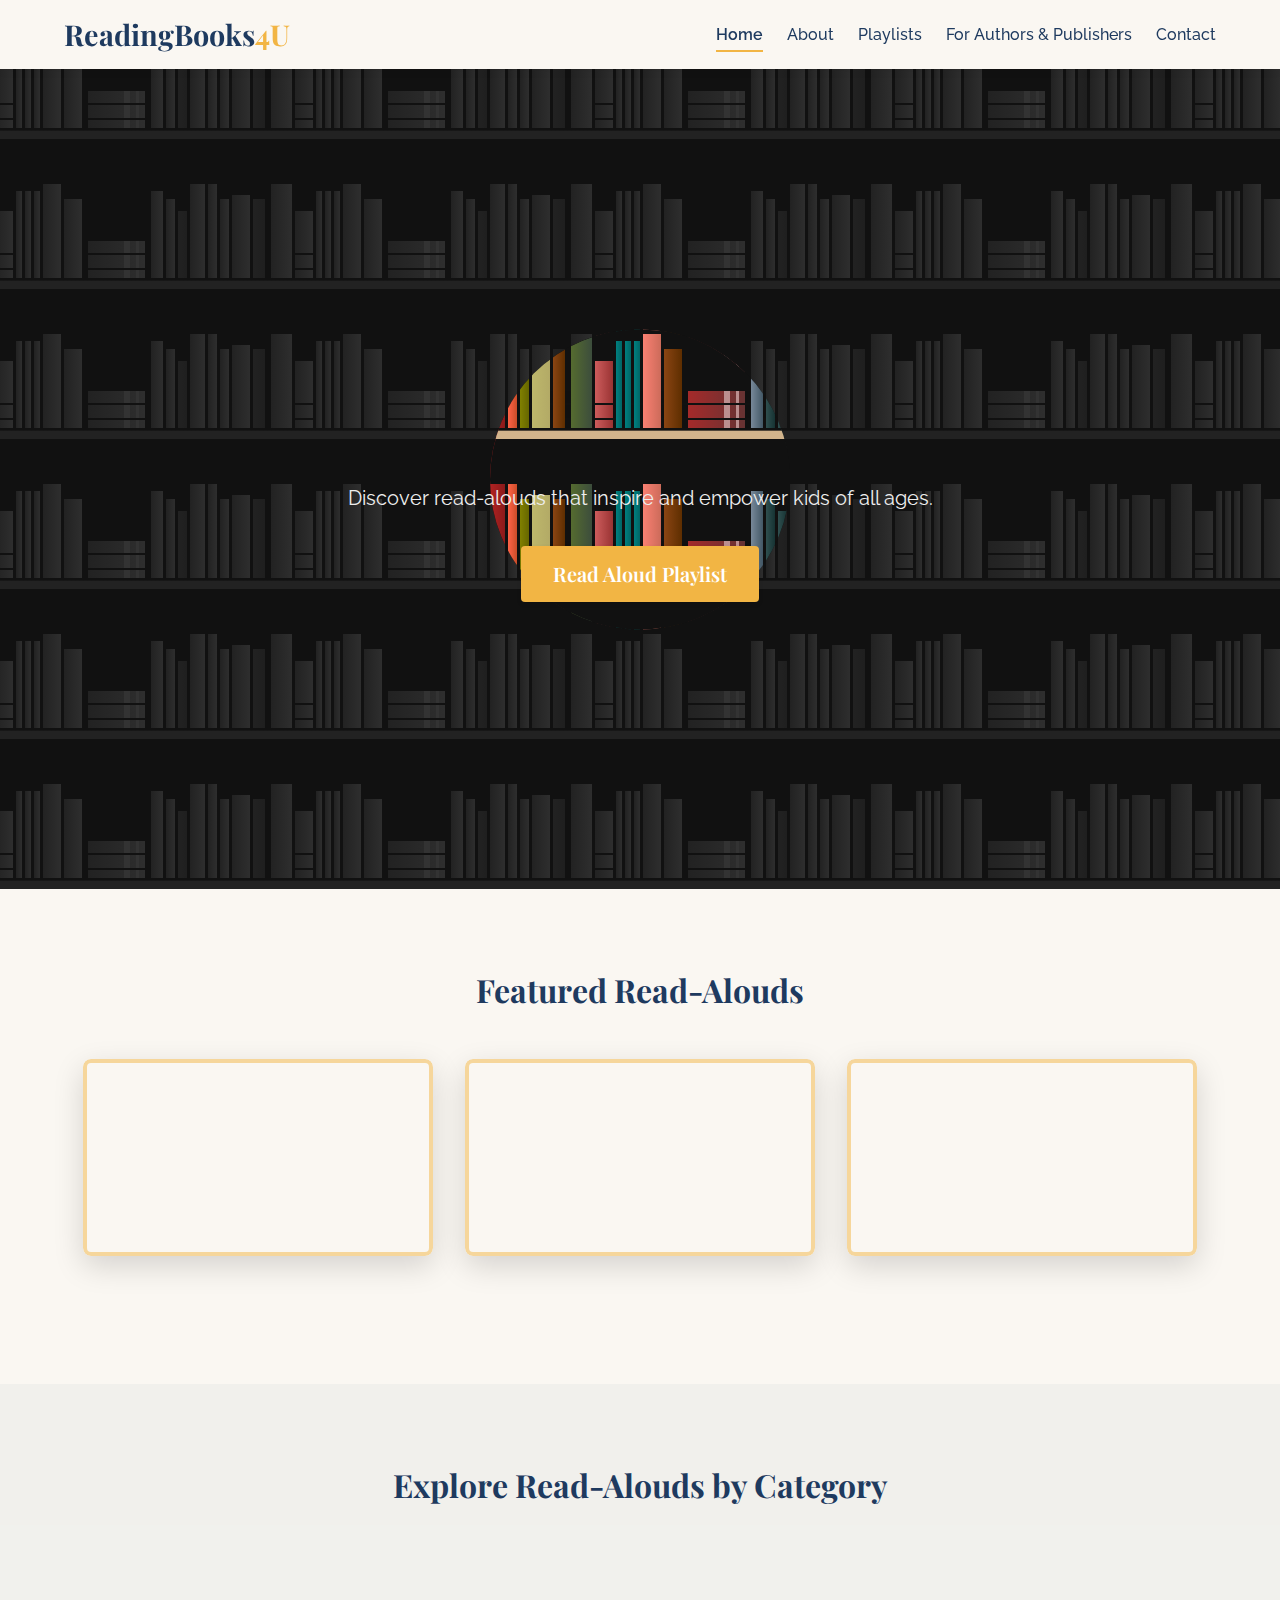
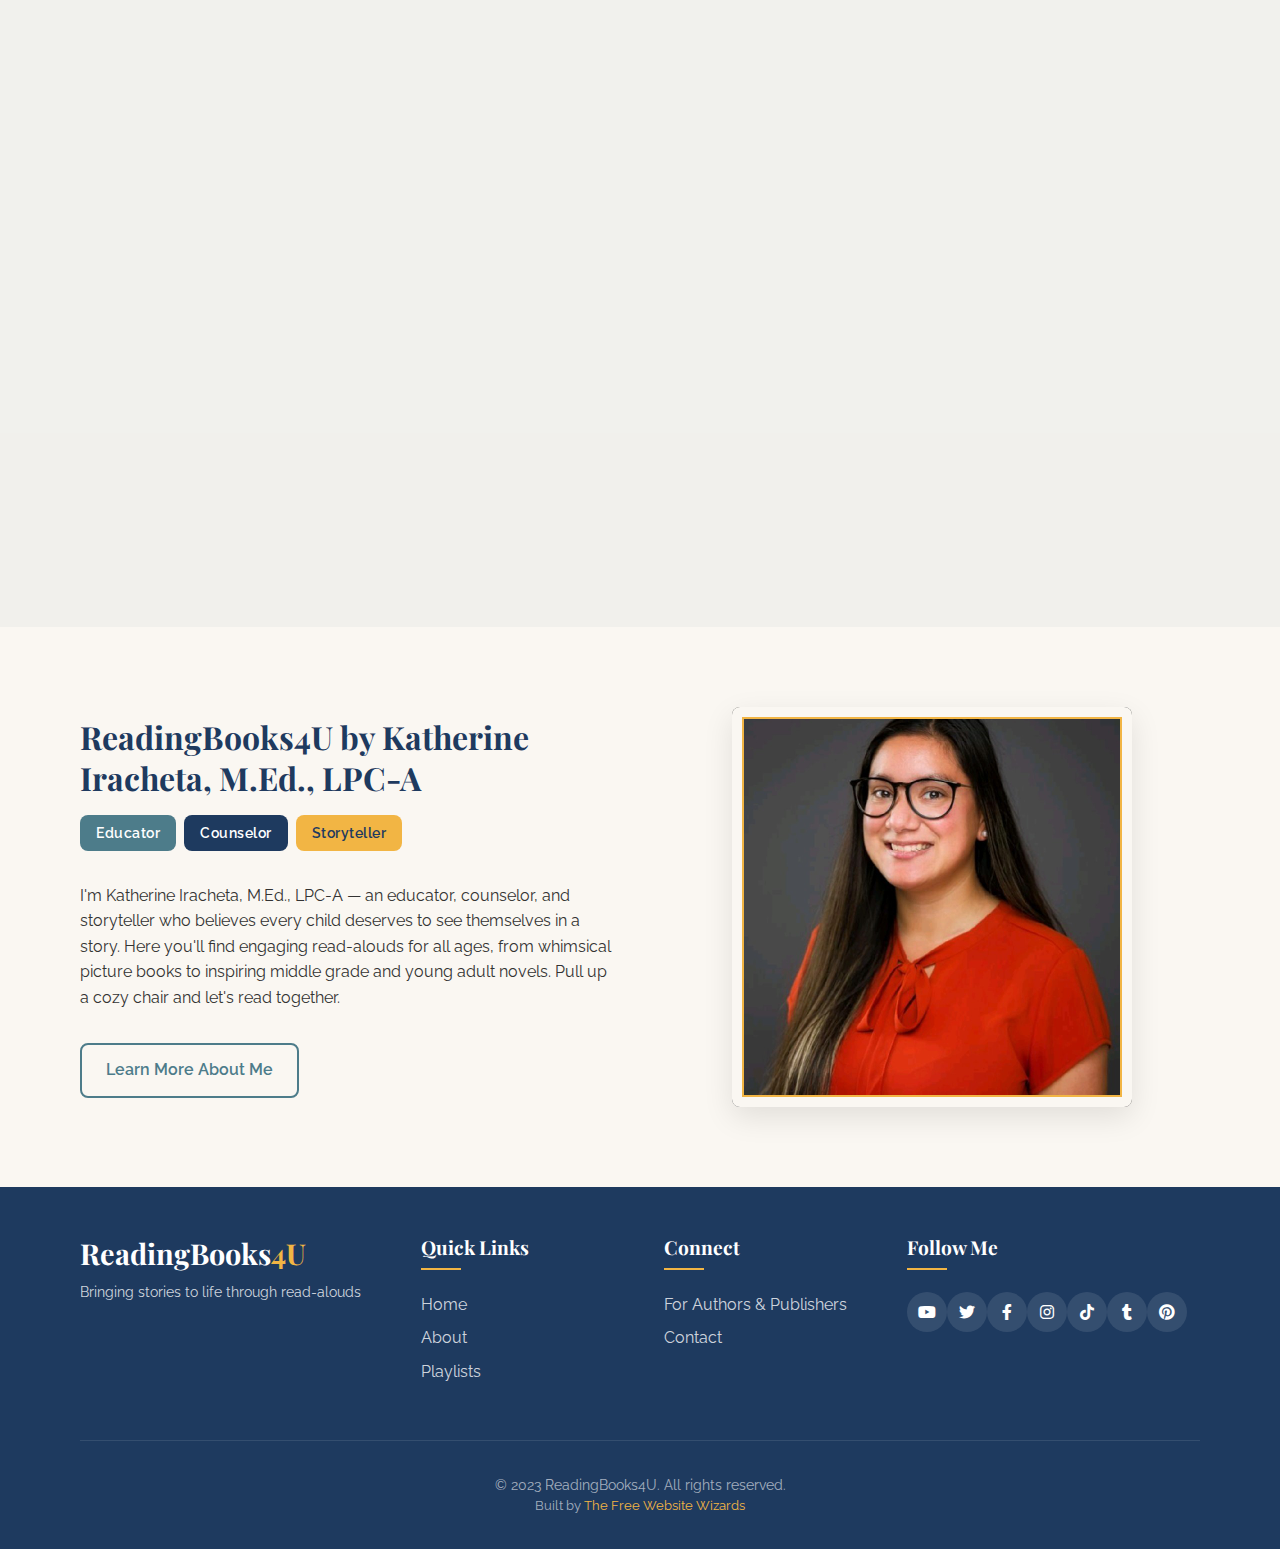
<file: index.html>
<!DOCTYPE html>
<html lang="en">
<head>
    <meta charset="UTF-8">
    <meta name="viewport" content="width=device-width, initial-scale=1.0">
    <title>ReadingBooks4U - Home</title>
    <link rel="stylesheet" href="styles.css">
    <link rel="stylesheet" href="https://cdnjs.cloudflare.com/ajax/libs/font-awesome/6.0.0-beta3/css/all.min.css">
    <link href="https://fonts.googleapis.com/css2?family=Playfair+Display:wght@400;700&family=Raleway:wght@300;400;600&display=swap" rel="stylesheet">
</head>
<body>
    <div class="page-container">
        <header>
            <div class="header-container">
                <div class="logo">
                    <h1>ReadingBooks<span>4U</span></h1>
                </div>
                <nav>
                    <div class="menu-toggle">
                        <i class="fas fa-bars"></i>
                    </div>
                    <ul class="nav-menu">
                        <li><a href="index.html" class="active">Home</a></li>
                        <li><a href="about.html">About</a></li>
                        <li><a href="playlists.html">Playlists</a></li>
                        <li><a href="for-authors.html">For Authors & Publishers</a></li>
                        <li><a href="contact.html">Contact</a></li>
                    </ul>
                </nav>
            </div>
        </header>

        <main>
            <section class="hero">
                <div class="hero-content">
                    <h2 class="typewriter">Welcome to ReadingBooks4U!</h2>
                    <p>
                       Discover read-alouds that inspire and empower kids of all ages. 
                    </p>
                    <div class="hero-buttons">
                        <a href="playlists.html" class="cta-button">Read Aloud Playlist</a>
                    </div>
                </div>
            </section>

            <section class="featured-video">
                <div class="container">
                    <h2>Featured Read-Alouds</h2>
                    <div class="video-row">
                        <div class="video-container">
                            <iframe width="560" height="315" src="https://www.youtube.com/embed/4W-K5N0vvf4" title="YouTube video player" frameborder="0" allow="accelerometer; autoplay; clipboard-write; encrypted-media; gyroscope; picture-in-picture" allowfullscreen></iframe>
                        </div>
                        <div class="video-container">
                            <iframe width="560" height="315" src="https://www.youtube.com/embed/PRz6fSNaPmc" title="YouTube video player" frameborder="0" allow="accelerometer; autoplay; clipboard-write; encrypted-media; gyroscope; picture-in-picture" allowfullscreen></iframe>
                        </div>
                        <div class="video-container">
                            <iframe width="560" height="315" src="https://www.youtube.com/embed/xO9jluJ9x6g" title="YouTube video player" frameborder="0" allow="accelerometer; autoplay; clipboard-write; encrypted-media; gyroscope; picture-in-picture" allowfullscreen></iframe>
                        </div>
                    </div>
                </div>
            </section>

            <section class="featured-categories">
                <div class="container">
                    <h2>Explore Read-Alouds by Category</h2>
                    <div class="category-grid">
                        <div class="row-1">
                            <div class="category-card">
                                <div class="category-icon">
                                    <i class="fas fa-book"></i>
                                </div>
                                <h3>Picture Books</h3>
                                <p>Colorful stories for young readers with beautiful illustrations.</p>
                                <a href="playlists.html#picture-books" class="text-link">Browse Collection <i class="fas fa-arrow-right"></i></a>
                            </div>
                            <div class="category-card">
                                <div class="category-icon">
                                    <i class="fas fa-dragon"></i>
                                </div>
                                <h3>Legends & Myths</h3>
                                <p>Timeless tales of adventure, magic, and cultural heritage.</p>
                                <a href="playlists.html#legends-myths" class="text-link">Browse Collection <i class="fas fa-arrow-right"></i></a>
                            </div>
                            <div class="category-card">
                                <div class="category-icon">
                                    <i class="fas fa-bookmark"></i>
                                </div>
                                <h3>Chapter Books</h3>
                                <p>Engaging stories for growing readers building confidence.</p>
                                <a href="playlists.html#chapter-books" class="text-link">Browse Collection <i class="fas fa-arrow-right"></i></a>
                            </div>
                        </div>
                        <div class="row-2">
                            <div class="category-card">
                                <div class="category-icon">
                                    <i class="fas fa-mountain"></i>
                                </div>
                                <h3>Middle Grade</h3>
                                <p>Adventures and life lessons for readers ages 8-12.</p>
                                <a href="playlists.html#middle-grade" class="text-link">Browse Collection <i class="fas fa-arrow-right"></i></a>
                            </div>
                            <div class="category-card">
                                <div class="category-icon">
                                    <i class="fas fa-star"></i>
                                </div>
                                <h3>Young Adult</h3>
                                <p>Compelling stories exploring identity and growth.</p>
                                <a href="playlists.html#young-adult" class="text-link">Browse Collection <i class="fas fa-arrow-right"></i></a>
                            </div>
                        </div>
                    </div>
                </div>
            </section>

            <section class="welcome">
                <div class="container">
                    <div class="welcome-content">
                        <div class="welcome-text">
                            <h2>ReadingBooks4U by Katherine Iracheta, M.Ed., LPC-A</h2>
                            <div class="badges-container">
                                <span class="badge">Educator</span>
                                <span class="badge">Counselor</span>
                                <span class="badge">Storyteller</span>
                            </div>
                            <p>I'm Katherine Iracheta, M.Ed., LPC-A — an educator, counselor, and storyteller who believes every child deserves to see themselves in a story. Here you'll find engaging read-alouds for all ages, from whimsical picture books to inspiring middle grade and young adult novels. Pull up a cozy chair and let's read together.</p>
                            <a href="about.html" class="secondary-button">Learn More About Me</a>
                        </div>
                        <div class="welcome-image">
                            <div class="image-frame">
                                <img src="assets/katherine.jpg" alt="Katherine Iracheta" class="profile-image">
                            </div>
                        </div>
                    </div>
                </div>
            </section>
        </main>

        <footer>
            <div class="container">
                <div class="footer-content">
                    <div class="footer-logo">
                        <h2>ReadingBooks<span>4U</span></h2>
                        <p>Bringing stories to life through read-alouds</p>
                    </div>
                    <div class="footer-column">
                        <h3>Quick Links</h3>
                        <ul class="footer-links">
                            <li><a href="index.html">Home</a></li>
                            <li><a href="about.html">About</a></li>
                            <li><a href="playlists.html">Playlists</a></li>
                        </ul>
                    </div>
                    <div class="footer-column">
                        <h3>Connect</h3>
                        <ul class="footer-links">
                            <li><a href="for-authors.html">For Authors & Publishers</a></li>
                            <li><a href="contact.html">Contact</a></li>
                        </ul>
                    </div>
                    <div class="footer-column">
                        <h3>Follow Me</h3>
                        <div class="social-icons">
                            <a href="https://www.youtube.com/@ReadingBooks4U" target="_blank" aria-label="YouTube"><i class="fab fa-youtube"></i></a>
                            <a href="https://twitter.com/ReadingBooks4U?s=20" target="_blank" aria-label="Twitter"><i class="fab fa-twitter"></i></a>
                            <a href="https://www.facebook.com/ReadingBooks4u/" target="_blank" aria-label="Facebook"><i class="fab fa-facebook-f"></i></a>
                            <a href="https://www.instagram.com/readingbooks4u/" target="_blank" aria-label="Instagram"><i class="fab fa-instagram"></i></a>
                            <a href="https://www.tiktok.com/@readingbooks4u_kat" target="_blank" aria-label="TikTok"><i class="fab fa-tiktok"></i></a>
                            <a href="https://readingbooks4u.tumblr.com/" target="_blank" aria-label="Tumblr"><i class="fab fa-tumblr"></i></a>
                            <a href="https://pin.it/6R7ey6P" target="_blank" aria-label="Pinterest"><i class="fab fa-pinterest"></i></a>
                        </div>
                    </div>
                </div>
                <div class="copyright">
                    <p>&copy; 2023 ReadingBooks4U. All rights reserved.</p>
                    <p class="credits">Built by <a href="https://thefreewebsitewizards.com/?fbclid=PAZXh0bgNhZW0CMTEAAadTtlIsH8OsjB-rDNufeMiVgV6mD8BMdmtjLFbp78GQpLM6R2uF4wB5T5FrUA_aem_4k7AqRECbdBkG19twkZcVA" target="_blank">The Free Website Wizards</a></p>
                </div>
            </div>
        </footer>
    </div>

    <script src="script.js"></script>
</body>
</html>
</file>
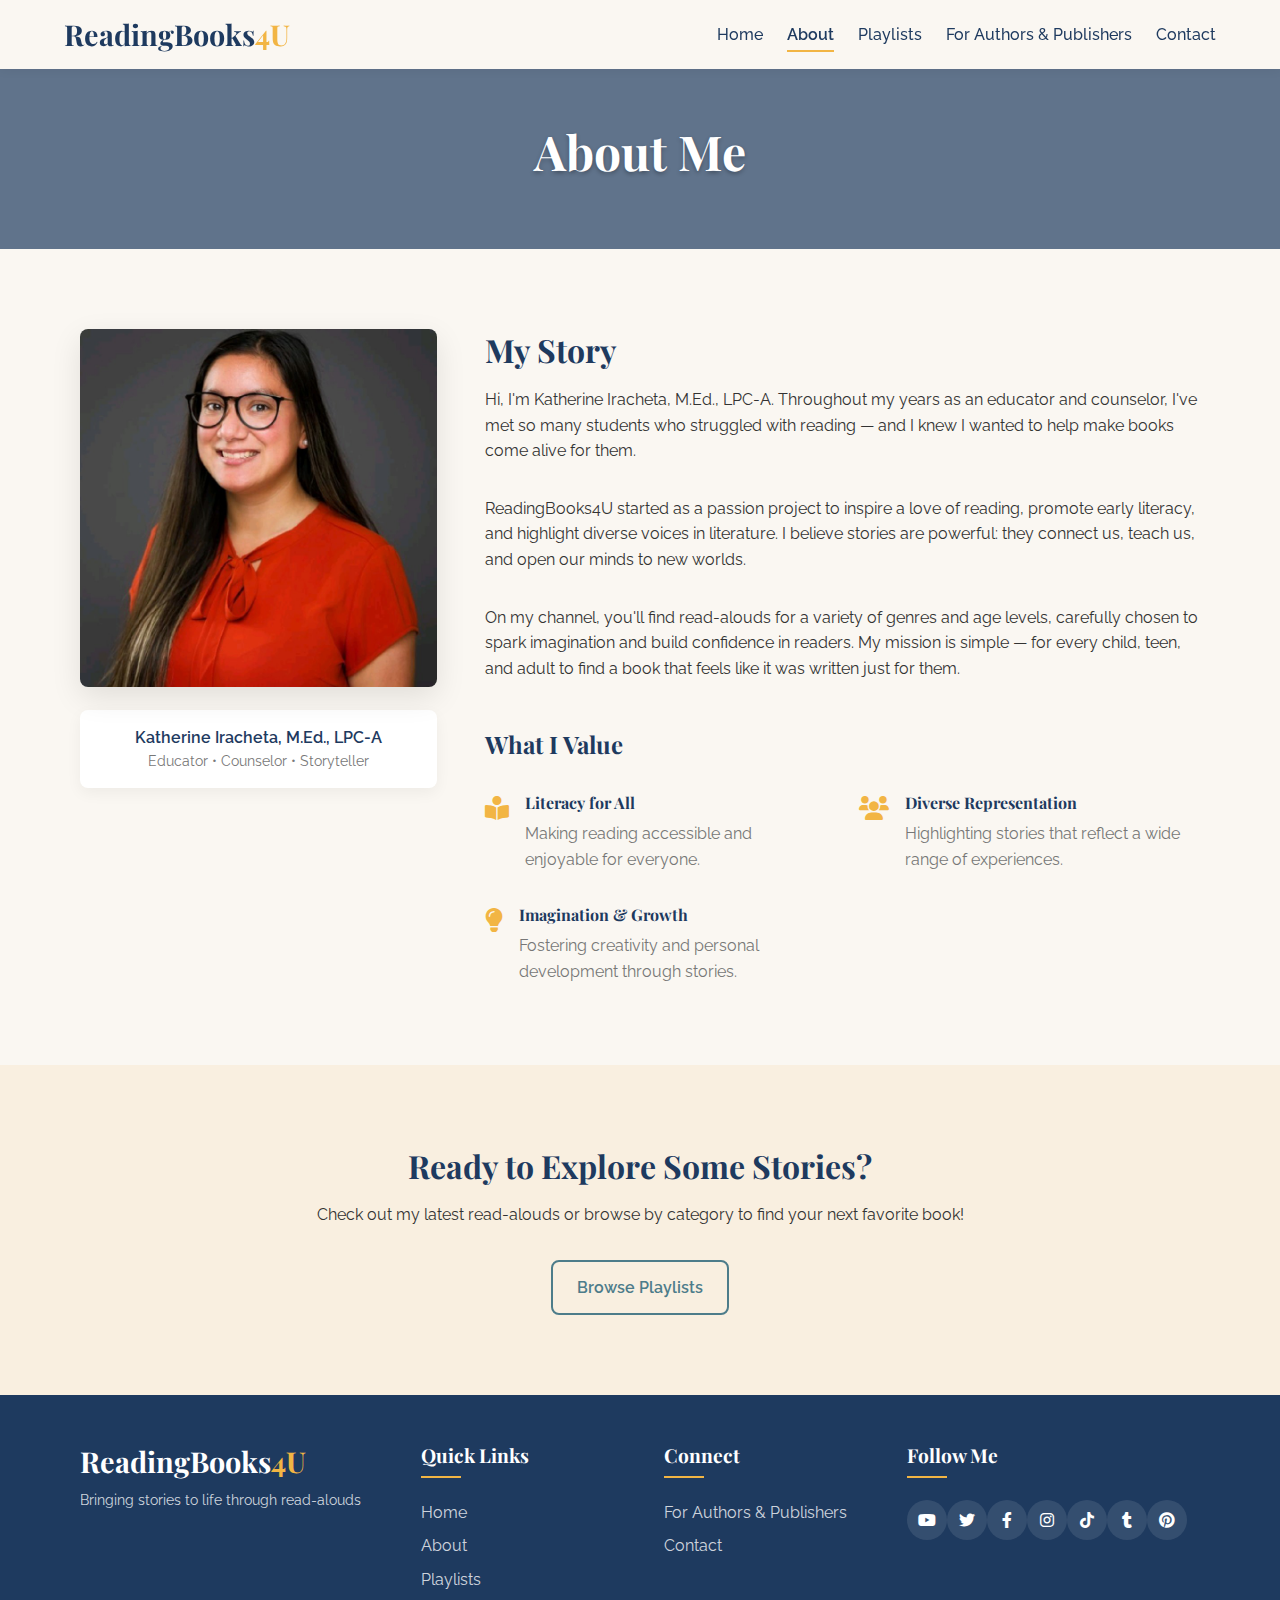
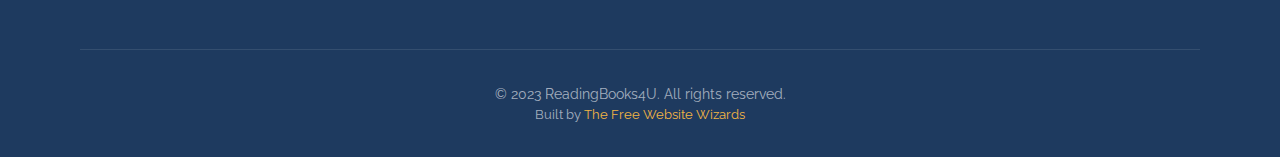
<file: about.html>
<!DOCTYPE html>
<html lang="en">
<head>
    <meta charset="UTF-8">
    <meta name="viewport" content="width=device-width, initial-scale=1.0">
    <title>ReadingBooks4U - About</title>
    <link rel="stylesheet" href="styles.css">
    <link rel="stylesheet" href="https://cdnjs.cloudflare.com/ajax/libs/font-awesome/6.0.0-beta3/css/all.min.css">
    <link href="https://fonts.googleapis.com/css2?family=Playfair+Display:wght@400;700&family=Raleway:wght@300;400;600&display=swap" rel="stylesheet">
</head>
<body>
    <div class="page-container">
        <header>
            <div class="header-container">
                <div class="logo">
                    <h1>ReadingBooks<span>4U</span></h1>
                </div>
                <nav>
                    <div class="menu-toggle">
                        <i class="fas fa-bars"></i>
                    </div>
                    <ul class="nav-menu">
                        <li><a href="index.html">Home</a></li>
                        <li><a href="about.html" class="active">About</a></li>
                        <li><a href="playlists.html">Playlists</a></li>
                        <li><a href="for-authors.html">For Authors & Publishers</a></li>
                        <li><a href="contact.html">Contact</a></li>
                    </ul>
                </nav>
            </div>
        </header>

        <main>
            <section class="page-banner about-banner">
                <div class="banner-content">
                    <h1>About Me</h1>
                </div>
            </section>

            <section class="about-section">
                <div class="container">
                    <div class="about-content">
                        <div class="about-image">
                            <img src="assets/katherine.jpg" alt="Katherine Iracheta">
                            <div class="credentials">
                                <span>Katherine Iracheta, M.Ed., LPC-A</span>
                                <span>Educator • Counselor • Storyteller</span>
                            </div>
                        </div>
                        <div class="about-text">
                            <h2>My Story</h2>
                            <p>Hi, I'm Katherine Iracheta, M.Ed., LPC-A. Throughout my years as an educator and counselor, I've met so many students who struggled with reading — and I knew I wanted to help make books come alive for them.</p>
                            <p>ReadingBooks4U started as a passion project to inspire a love of reading, promote early literacy, and highlight diverse voices in literature. I believe stories are powerful: they connect us, teach us, and open our minds to new worlds.</p>
                            <p>On my channel, you'll find read-alouds for a variety of genres and age levels, carefully chosen to spark imagination and build confidence in readers. My mission is simple — for every child, teen, and adult to find a book that feels like it was written just for them.</p>
                            
                            <div class="about-values">
                                <h3>What I Value</h3>
                                <ul class="values-list">
                                    <li>
                                        <i class="fas fa-book-reader"></i>
                                        <div>
                                            <h4>Literacy for All</h4>
                                            <p>Making reading accessible and enjoyable for everyone.</p>
                                        </div>
                                    </li>
                                    <li>
                                        <i class="fas fa-users"></i>
                                        <div>
                                            <h4>Diverse Representation</h4>
                                            <p>Highlighting stories that reflect a wide range of experiences.</p>
                                        </div>
                                    </li>
                                    <li>
                                        <i class="fas fa-lightbulb"></i>
                                        <div>
                                            <h4>Imagination & Growth</h4>
                                            <p>Fostering creativity and personal development through stories.</p>
                                        </div>
                                    </li>
                                </ul>
                            </div>
                        </div>
                    </div>
                </div>
            </section>

            <section class="cta-section">
                <div class="container">
                    <div class="cta-content">
                        <h2>Ready to Explore Some Stories?</h2>
                        <p>Check out my latest read-alouds or browse by category to find your next favorite book!</p>
                        <div class="cta-buttons">
                            <a href="playlists.html" class="secondary-button">Browse Playlists</a>
                        </div>
                    </div>
                </div>
            </section>
        </main>

<footer>
            <div class="container">
                <div class="footer-content">
                    <div class="footer-logo">
                        <h2>ReadingBooks<span>4U</span></h2>
                        <p>Bringing stories to life through read-alouds</p>
                    </div>
                    <div class="footer-column">
                        <h3>Quick Links</h3>
                        <ul class="footer-links">
                            <li><a href="index.html">Home</a></li>
                            <li><a href="about.html">About</a></li>
                            <li><a href="playlists.html">Playlists</a></li>
                        </ul>
                    </div>
                    <div class="footer-column">
                        <h3>Connect</h3>
                        <ul class="footer-links">
                            <li><a href="for-authors.html">For Authors & Publishers</a></li>
                            <li><a href="contact.html">Contact</a></li>
                        </ul>
                    </div>
                    <div class="footer-column">
                        <h3>Follow Me</h3>
                        <div class="social-icons">
                            <a href="https://www.youtube.com/@ReadingBooks4U" target="_blank" aria-label="YouTube"><i class="fab fa-youtube"></i></a>
                            <a href="https://twitter.com/ReadingBooks4U?s=20" target="_blank" aria-label="Twitter"><i class="fab fa-twitter"></i></a>
                            <a href="https://www.facebook.com/ReadingBooks4u/" target="_blank" aria-label="Facebook"><i class="fab fa-facebook-f"></i></a>
                            <a href="https://www.instagram.com/readingbooks4u/" target="_blank" aria-label="Instagram"><i class="fab fa-instagram"></i></a>
                            <a href="https://www.tiktok.com/@readingbooks4u_kat" target="_blank" aria-label="TikTok"><i class="fab fa-tiktok"></i></a>
                            <a href="https://readingbooks4u.tumblr.com/" target="_blank" aria-label="Tumblr"><i class="fab fa-tumblr"></i></a>
                            <a href="https://pin.it/6R7ey6P" target="_blank" aria-label="Pinterest"><i class="fab fa-pinterest"></i></a>
                        </div>
                    </div>
                </div>
                <div class="copyright">
                    <p>&copy; 2023 ReadingBooks4U. All rights reserved.</p>
                    <p class="credits">Built by <a href="https://thefreewebsitewizards.com/?fbclid=PAZXh0bgNhZW0CMTEAAadTtlIsH8OsjB-rDNufeMiVgV6mD8BMdmtjLFbp78GQpLM6R2uF4wB5T5FrUA_aem_4k7AqRECbdBkG19twkZcVA" target="_blank">The Free Website Wizards</a></p>
                </div>
            </div>
        </footer>
    </div>

    <script src="script.js"></script>
</body>
</html>
</file>
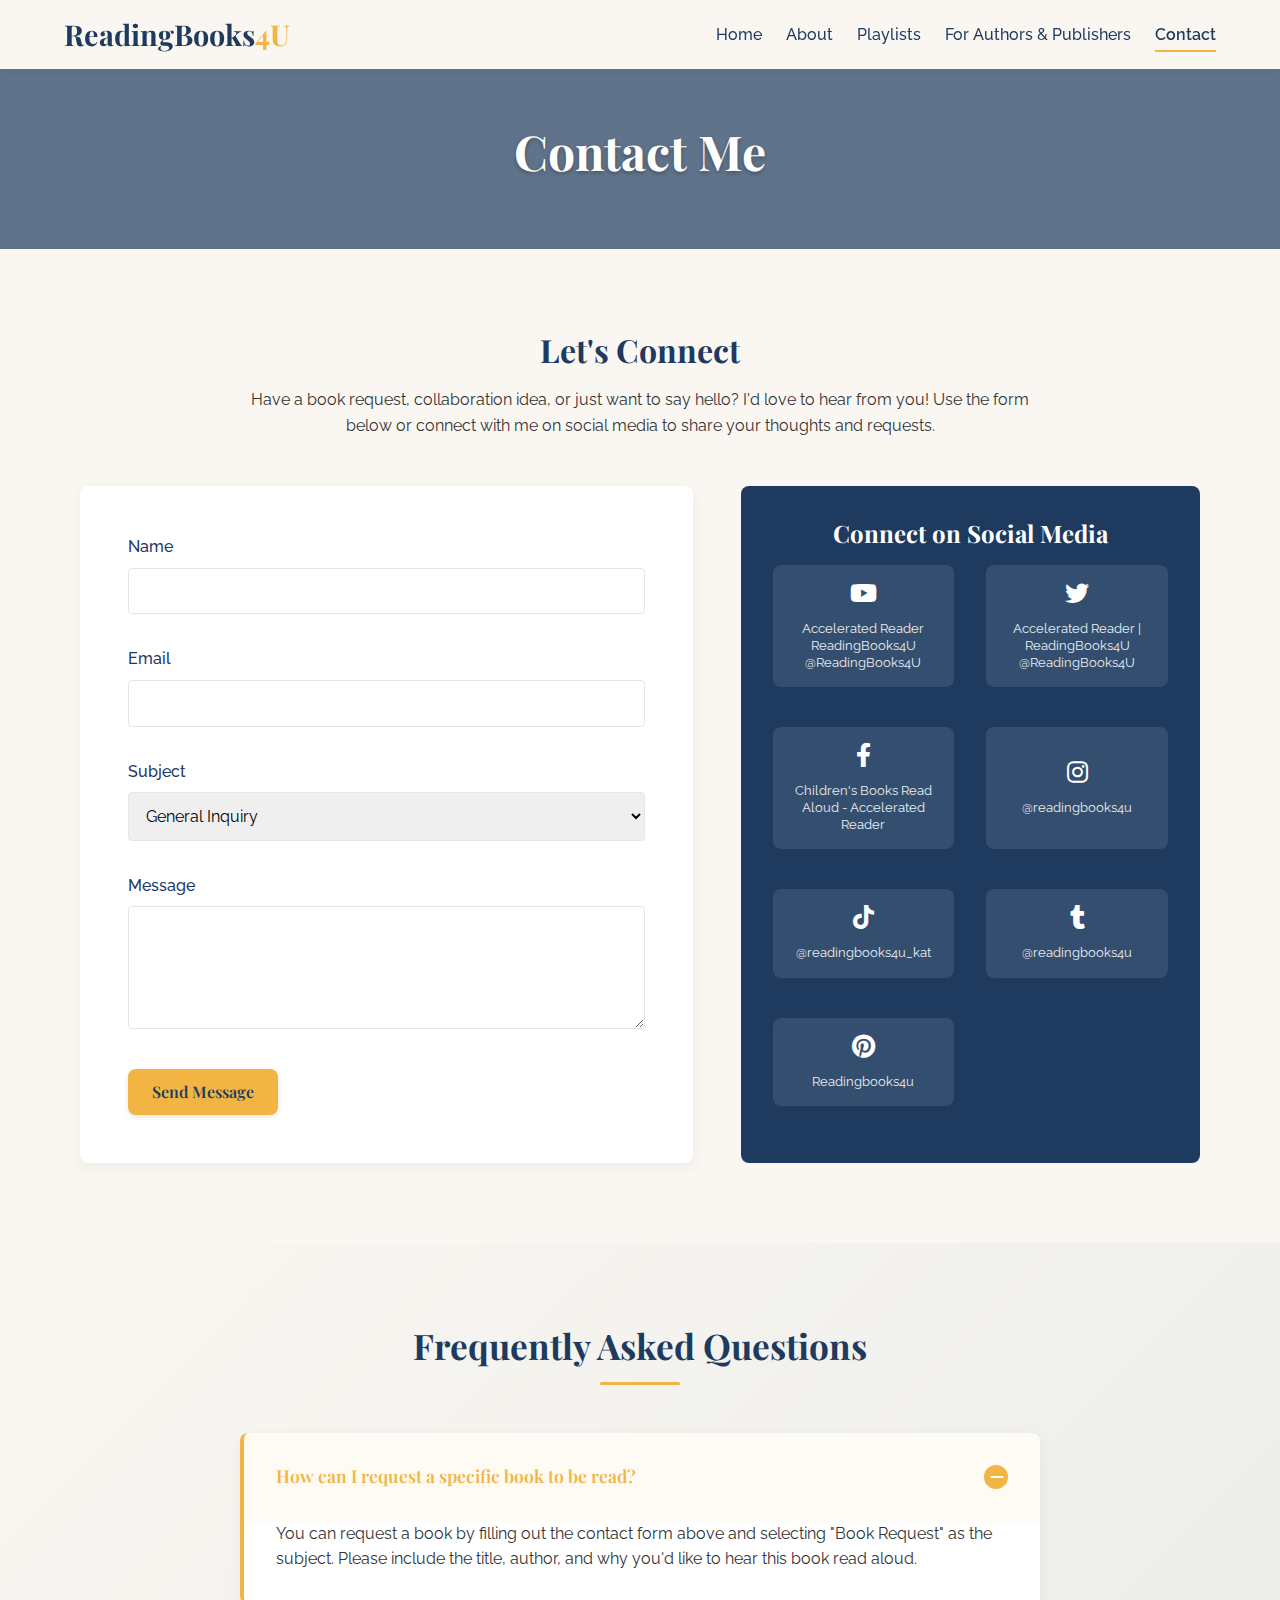
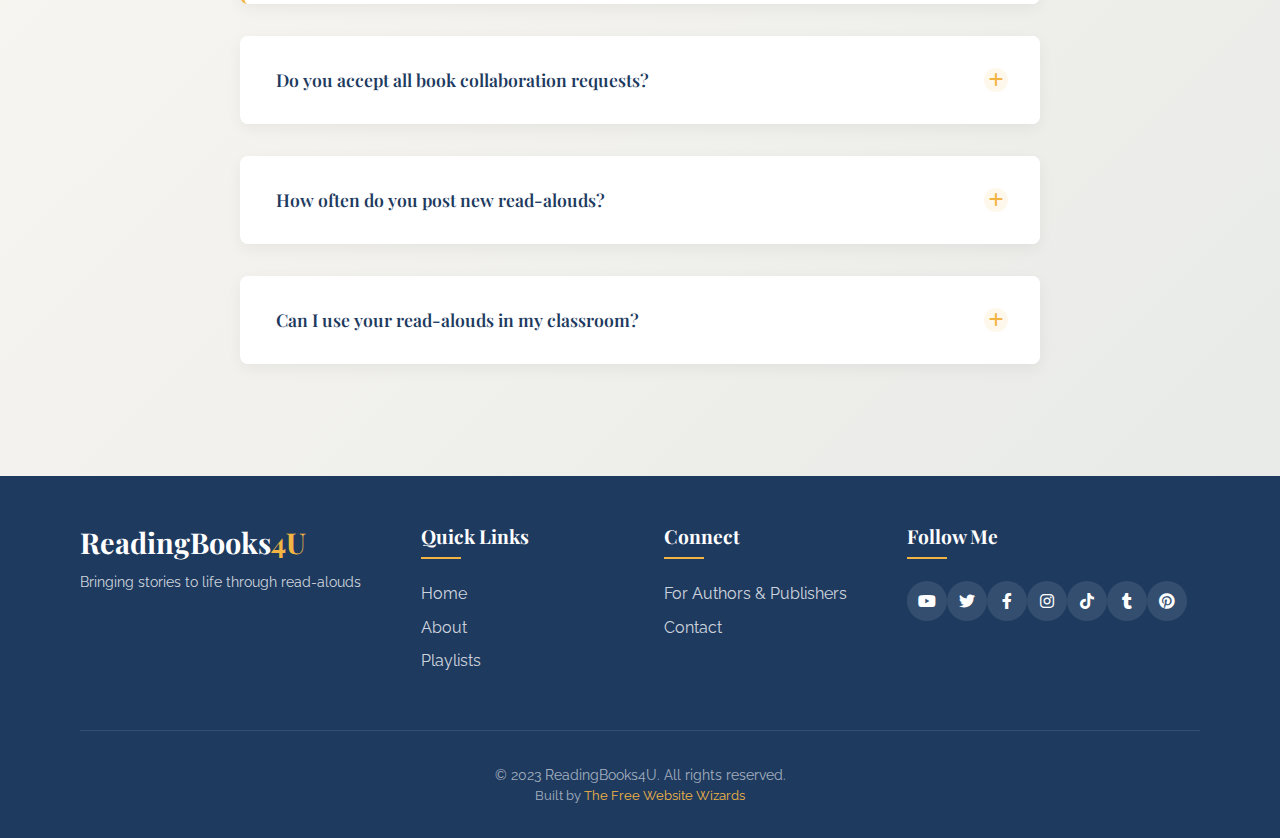
<file: contact.html>
<!DOCTYPE html>
<html lang="en">
<head>
    <meta charset="UTF-8">
    <meta name="viewport" content="width=device-width, initial-scale=1.0">
    <title>ReadingBooks4U - Contact</title>
    <link rel="stylesheet" href="styles.css">
    <link rel="stylesheet" href="https://cdnjs.cloudflare.com/ajax/libs/font-awesome/6.0.0-beta3/css/all.min.css">
    <link href="https://fonts.googleapis.com/css2?family=Playfair+Display:wght@400;700&family=Raleway:wght@300;400;600&display=swap" rel="stylesheet">
</head>
<body>
    <div class="page-container">
        <header>
            <div class="header-container">
                <div class="logo">
                    <h1>ReadingBooks<span>4U</span></h1>
                </div>
                <nav>
                    <div class="menu-toggle">
                        <i class="fas fa-bars"></i>
                    </div>
                    <ul class="nav-menu">
                        <li><a href="index.html">Home</a></li>
                        <li><a href="about.html">About</a></li>
                        <li><a href="playlists.html">Playlists</a></li>
                        <li><a href="for-authors.html">For Authors & Publishers</a></li>
                        <li><a href="contact.html" class="active">Contact</a></li>
                    </ul>
                </nav>
            </div>
        </header>

        <main>
            <!-- BANNER -->
            <section class="page-banner contact-banner">
                <div class="banner-content">
                    <h1>Contact Me</h1>
                </div>
            </section>

            <section class="contact-section">
                <div class="container">
                    <!-- LET'S CONNECT -->
                    <div class="contact-intro">
                        <h2>Let's Connect</h2>
                        <p>Have a book request, collaboration idea, or just want to say hello? I'd love to hear from you! Use the form below or connect with me on social media to share your thoughts and requests.</p>
                    </div>
                    
                    <div class="contact-content">
                        <!-- FORM -->
                        <div class="contact-form-container">
                            <form class="contact-form" id="contactForm">
                                <div class="form-group">
                                    <label for="name">Name</label>
                                    <input type="text" id="name" name="name" required>
                                </div>
                                <div class="form-group">
                                    <label for="email">Email</label>
                                    <input type="email" id="email" name="email" required>
                                </div>
                                <div class="form-group">
                                    <label for="subject">Subject</label>
                                    <select id="subject" name="subject">
                                        <option value="general">General Inquiry</option>
                                        <option value="book-request">Book Request</option>
                                        <option value="author-collab">Author Collaboration</option>
                                        <option value="feedback">Feedback</option>
                                        <option value="other">Other</option>
                                    </select>
                                </div>
                                <div class="form-group">
                                    <label for="message">Message</label>
                                    <textarea id="message" name="message" rows="5" required></textarea>
                                </div>
                                <button type="submit" class="cta-button">Send Message</button>
                            </form>
                        </div>
                        <div class="social-connect">
                            <h3>Connect on Social Media</h3>
                            <div class="social-icons">
                                <a href="https://www.youtube.com/@ReadingBooks4U" target="_blank" aria-label="YouTube"><i class="fab fa-youtube"></i><span class="social-info">Accelerated Reader ReadingBooks4U<br>@ReadingBooks4U</span></a>
                                <a href="https://twitter.com/ReadingBooks4U?s=20" target="_blank" aria-label="Twitter"><i class="fab fa-twitter"></i><span class="social-info">Accelerated Reader | ReadingBooks4U<br>@ReadingBooks4U</span></a>
                                <a href="https://www.facebook.com/ReadingBooks4u/" target="_blank" aria-label="Facebook"><i class="fab fa-facebook-f"></i><span class="social-info">Children's Books Read Aloud - Accelerated Reader</span></a>
                                <a href="https://www.instagram.com/readingbooks4u/" target="_blank" aria-label="Instagram"><i class="fab fa-instagram"></i><span class="social-info">@readingbooks4u</span></a>
                                <a href="https://www.tiktok.com/@readingbooks4u_kat" target="_blank" aria-label="TikTok"><i class="fab fa-tiktok"></i><span class="social-info">@readingbooks4u_kat</span></a>
                                <a href="https://readingbooks4u.tumblr.com/" target="_blank" aria-label="Tumblr"><i class="fab fa-tumblr"></i><span class="social-info">@readingbooks4u</span></a>
                                <a href="https://pin.it/6R7ey6P" target="_blank" aria-label="Pinterest"><i class="fab fa-pinterest"></i><span class="social-info">Readingbooks4u</span></a>
                            </div>
                        </div>
                    </div>
                </div>
            </section>

            <section class="faq-section">
                <div class="container">
                    <h2>Frequently Asked Questions</h2>
                    <div class="faq-container">
                        <div class="faq-item">
                            <div class="faq-question">
                                <h3>How can I request a specific book to be read?</h3>
                                <span class="faq-toggle"><i class="fas fa-plus"></i></span>
                            </div>
                            <div class="faq-answer">
                                <p>You can request a book by filling out the contact form above and selecting "Book Request" as the subject. Please include the title, author, and why you'd like to hear this book read aloud.</p>
                            </div>
                        </div>
                        <div class="faq-item">
                            <div class="faq-question">
                                <h3>Do you accept all book collaboration requests?</h3>
                                <span class="faq-toggle"><i class="fas fa-plus"></i></span>
                            </div>
                            <div class="faq-answer">
                                <p>I review all collaboration requests to ensure they align with my channel's values and audience. While I can't accept every request, I do my best to feature a diverse range of books and authors.</p>
                            </div>
                        </div>
                        <div class="faq-item">
                            <div class="faq-question">
                                <h3>How often do you post new read-alouds?</h3>
                                <span class="faq-toggle"><i class="fas fa-plus"></i></span>
                            </div>
                            <div class="faq-answer">
                                <p>I typically post new read-alouds weekly. Subscribe to my YouTube channel or newsletter to be notified when new videos are available.</p>
                            </div>
                        </div>
                        <div class="faq-item">
                            <div class="faq-question">
                                <h3>Can I use your read-alouds in my classroom?</h3>
                                <span class="faq-toggle"><i class="fas fa-plus"></i></span>
                            </div>
                            <div class="faq-answer">
                                <p>Yes! Educators are welcome to use my read-alouds in their classrooms. I'd love to hear how they're being used to inspire young readers.</p>
                            </div>
                        </div>
                    </div>
                </div>
            </section>
        </main>

        <footer>
            <div class="container">
                <div class="footer-content">
                    <div class="footer-logo">
                        <h2>ReadingBooks<span>4U</span></h2>
                        <p>Bringing stories to life through read-alouds</p>
                    </div>
                    <div class="footer-column">
                        <h3>Quick Links</h3>
                        <ul class="footer-links">
                            <li><a href="index.html">Home</a></li>
                            <li><a href="about.html">About</a></li>
                            <li><a href="playlists.html">Playlists</a></li>
                        </ul>
                    </div>
                    <div class="footer-column">
                        <h3>Connect</h3>
                        <ul class="footer-links">
                            <li><a href="for-authors.html">For Authors & Publishers</a></li>
                            <li><a href="contact.html">Contact</a></li>
                        </ul>
                    </div>
                    <div class="footer-column">
                        <h3>Follow Me</h3>
                        <div class="social-icons">
                            <a href="https://www.youtube.com/@ReadingBooks4U" target="_blank" aria-label="YouTube"><i class="fab fa-youtube"></i></a>
                            <a href="https://twitter.com/ReadingBooks4U?s=20" target="_blank" aria-label="Twitter"><i class="fab fa-twitter"></i></a>
                            <a href="https://www.facebook.com/ReadingBooks4u/" target="_blank" aria-label="Facebook"><i class="fab fa-facebook-f"></i></a>
                            <a href="https://www.instagram.com/readingbooks4u/" target="_blank" aria-label="Instagram"><i class="fab fa-instagram"></i></a>
                            <a href="https://www.tiktok.com/@readingbooks4u_kat" target="_blank" aria-label="TikTok"><i class="fab fa-tiktok"></i></a>
                            <a href="https://readingbooks4u.tumblr.com/" target="_blank" aria-label="Tumblr"><i class="fab fa-tumblr"></i></a>
                            <a href="https://pin.it/6R7ey6P" target="_blank" aria-label="Pinterest"><i class="fab fa-pinterest"></i></a>
                        </div>
                    </div>
                </div>
                <div class="copyright">
                    <p>&copy; 2023 ReadingBooks4U. All rights reserved.</p>
                    <p class="credits">Built by <a href="https://thefreewebsitewizards.com/?fbclid=PAZXh0bgNhZW0CMTEAAadTtlIsH8OsjB-rDNufeMiVgV6mD8BMdmtjLFbp78GQpLM6R2uF4wB5T5FrUA_aem_4k7AqRECbdBkG19twkZcVA" target="_blank">The Free Website Wizards</a></p>
                </div>
            </div>
        </footer>
    </div>

    <script src="script.js"></script>
</body>
</html>
</file>
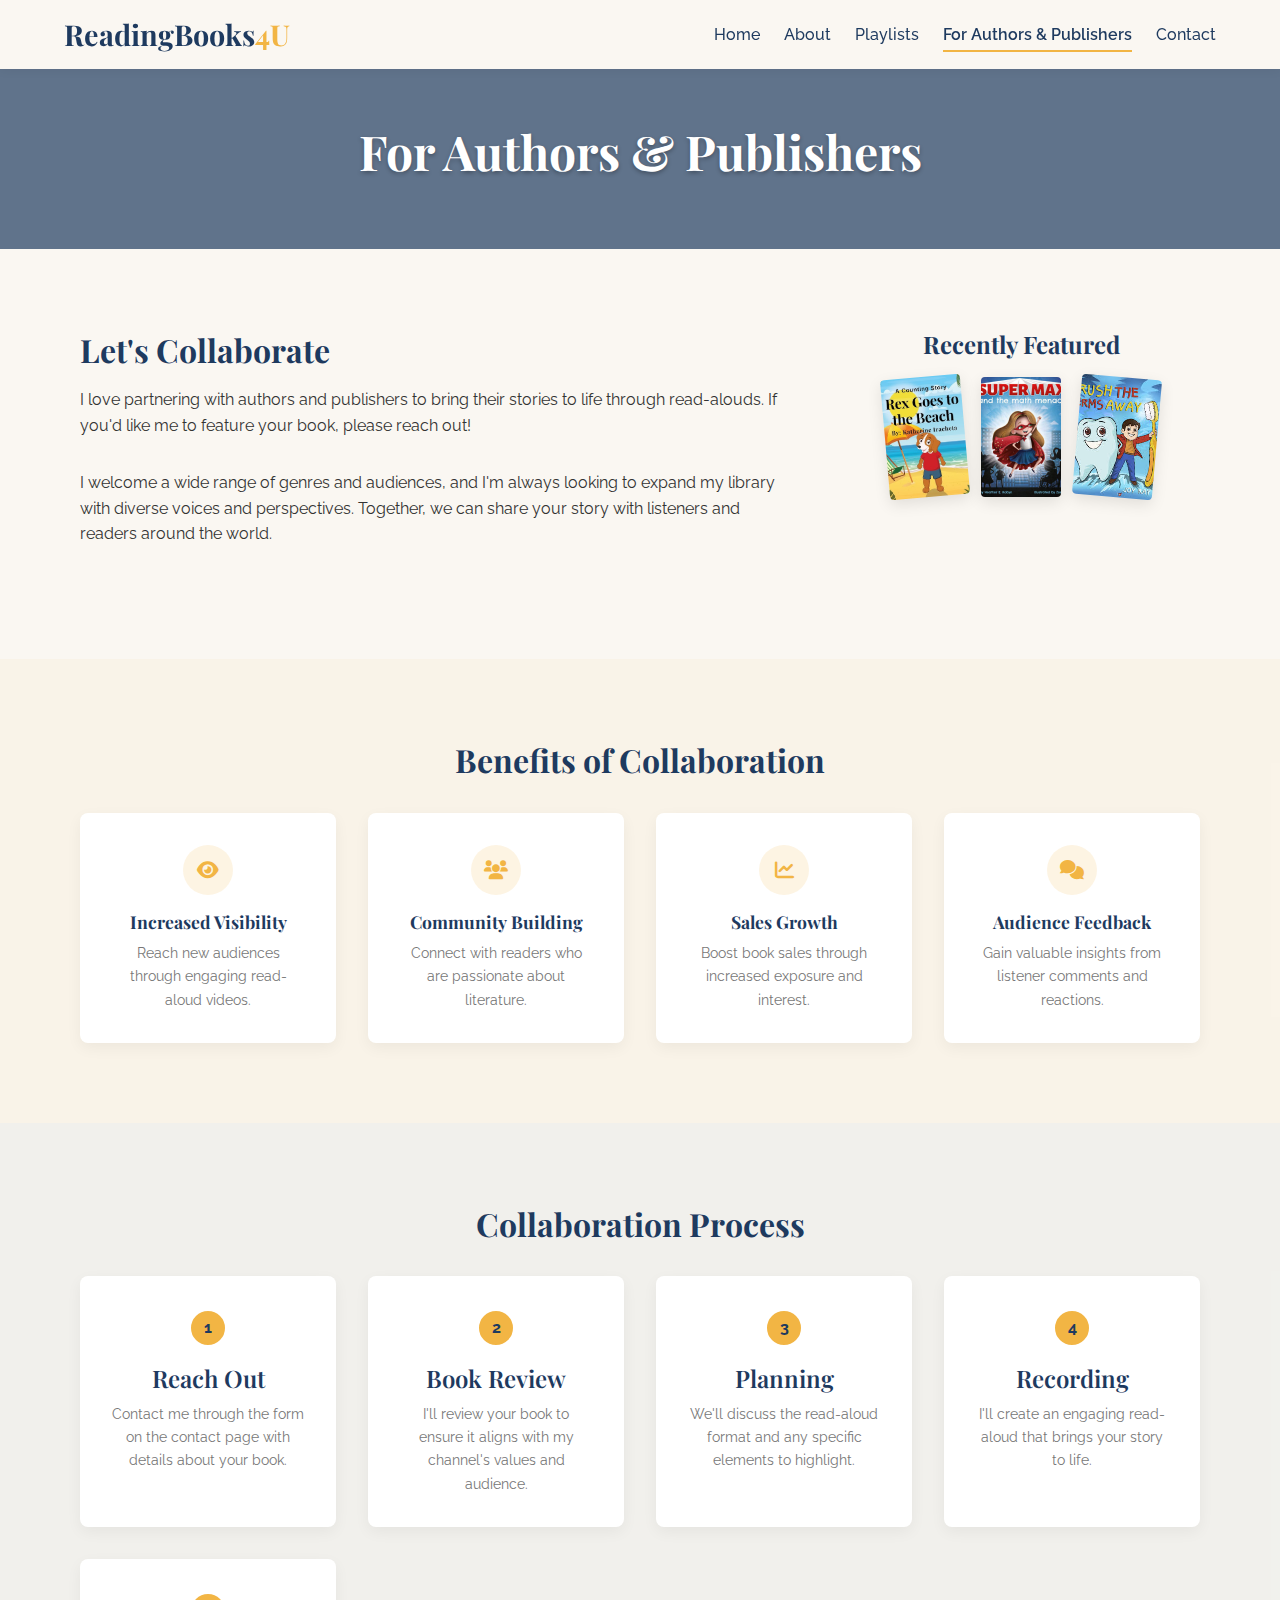
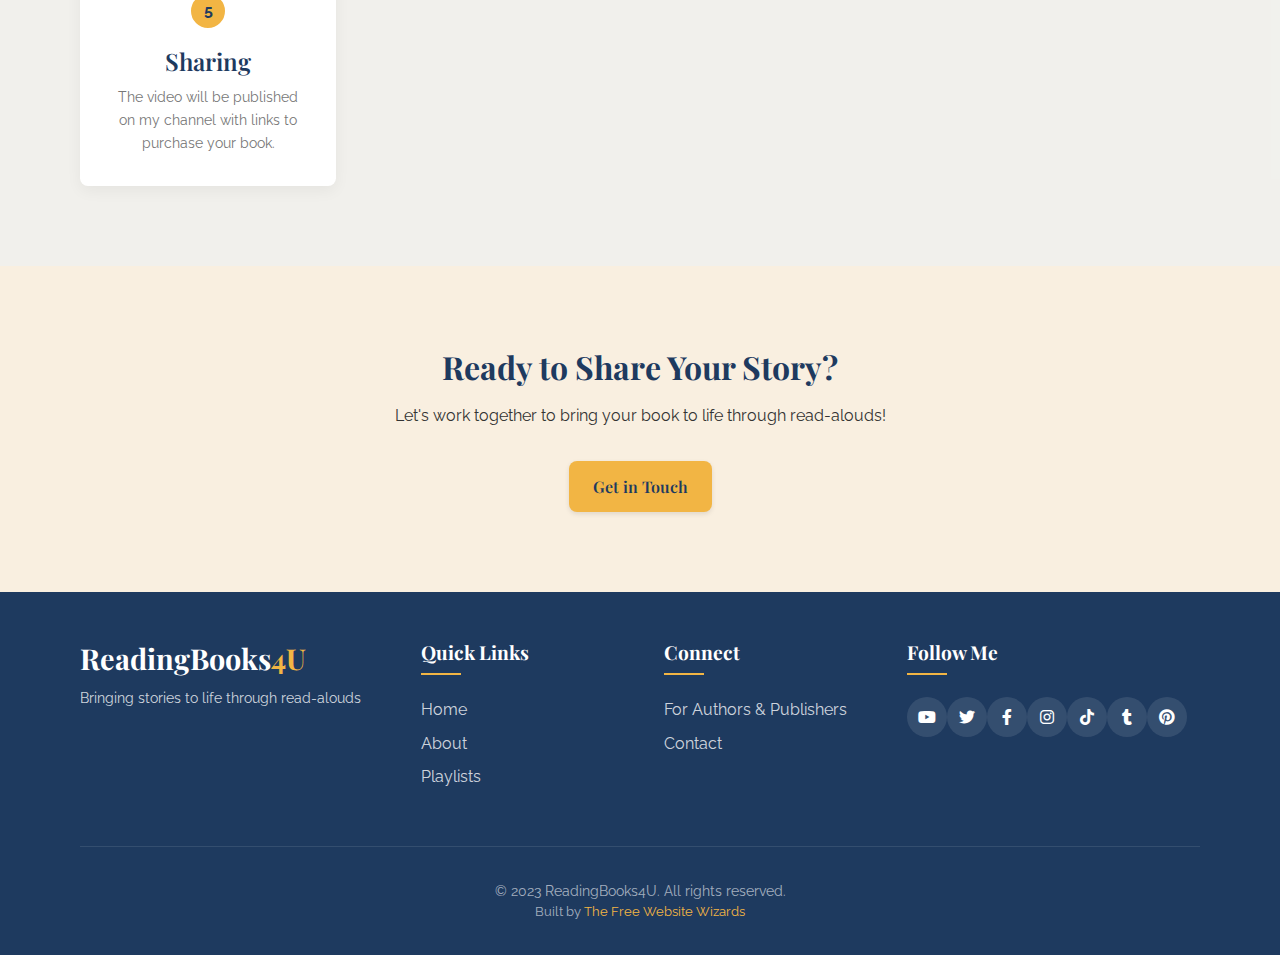
<file: for-authors.html>
<!DOCTYPE html>
<html lang="en">
<head>
    <meta charset="UTF-8">
    <meta name="viewport" content="width=device-width, initial-scale=1.0">
    <title>ReadingBooks4U - For Authors & Publishers</title>
    <link rel="stylesheet" href="styles.css">
    <link rel="stylesheet" href="https://cdnjs.cloudflare.com/ajax/libs/font-awesome/6.0.0-beta3/css/all.min.css">
    <link href="https://fonts.googleapis.com/css2?family=Playfair+Display:wght@400;700&family=Raleway:wght@300;400;600&display=swap" rel="stylesheet">
</head>
<body>
    <div class="page-container">
        <header>
            <div class="header-container">
                <div class="logo">
                    <h1>ReadingBooks<span>4U</span></h1>
                </div>
                <nav>
                    <div class="menu-toggle">
                        <i class="fas fa-bars"></i>
                    </div>
                    <ul class="nav-menu">
                        <li><a href="index.html">Home</a></li>
                        <li><a href="about.html">About</a></li>
                        <li><a href="playlists.html">Playlists</a></li>
                        <li><a href="for-authors.html" class="active">For Authors & Publishers</a></li>
                        <li><a href="contact.html">Contact</a></li>
                    </ul>
                </nav>
            </div>
        </header>

        <main>
            <section class="page-banner authors-banner">
                <div class="banner-content">
                    <h1>For Authors & Publishers</h1>
                </div>
            </section>

            <section class="authors-section">
                <div class="container">
                    <div class="authors-content">
                        <div class="authors-text">
                            <h2>Let's Collaborate</h2>
                            <p>I love partnering with authors and publishers to bring their stories to life through read-alouds. If you'd like me to feature your book, please reach out!</p>
                            <p>I welcome a wide range of genres and audiences, and I'm always looking to expand my library with diverse voices and perspectives. Together, we can share your story with listeners and readers around the world.</p>
                        </div>
                        <div class="authors-image">
                            <div class="featured-books">
                                <h3>Recently Featured</h3>
                                <div class="book-covers">
                                    <div class="book-cover" style="background-image: url('assets/f1.jpg'); background-size: cover; background-position: center;"></div>
                                    <div class="book-cover" style="background-image: url('assets/f2.jpg'); background-size: cover; background-position: center;"></div>
                                    <div class="book-cover" style="background-image: url('assets/f3.jpg'); background-size: cover; background-position: center;"></div>
                                </div>
                            </div>
                        </div>
                    </div>
                </div>
            </section>

            <section class="benefits-section">
                <div class="container">
                    <h2>Benefits of Collaboration</h2>
                    <div class="benefits-grid">
                        <div class="benefit-card">
                            <div class="benefit-icon">
                                <i class="fas fa-eye"></i>
                            </div>
                            <h4>Increased Visibility</h4>
                            <p>Reach new audiences through engaging read-aloud videos.</p>
                        </div>
                        <div class="benefit-card">
                            <div class="benefit-icon">
                                <i class="fas fa-users"></i>
                            </div>
                            <h4>Community Building</h4>
                            <p>Connect with readers who are passionate about literature.</p>
                        </div>
                        <div class="benefit-card">
                            <div class="benefit-icon">
                                <i class="fas fa-chart-line"></i>
                            </div>
                            <h4>Sales Growth</h4>
                            <p>Boost book sales through increased exposure and interest.</p>
                        </div>
                        <div class="benefit-card">
                            <div class="benefit-icon">
                                <i class="fas fa-comments"></i>
                            </div>
                            <h4>Audience Feedback</h4>
                            <p>Gain valuable insights from listener comments and reactions.</p>
                        </div>
                    </div>
                </div>
            </section>

            <section class="process-section">
                <div class="container">
                    <h2>Collaboration Process</h2>
                    <div class="process-steps">
                        <div class="process-step">
                            <div class="step-number">1</div>
                            <h3>Reach Out</h3>
                            <p>Contact me through the form on the contact page with details about your book.</p>
                        </div>
                        <div class="process-step">
                            <div class="step-number">2</div>
                            <h3>Book Review</h3>
                            <p>I'll review your book to ensure it aligns with my channel's values and audience.</p>
                        </div>
                        <div class="process-step">
                            <div class="step-number">3</div>
                            <h3>Planning</h3>
                            <p>We'll discuss the read-aloud format and any specific elements to highlight.</p>
                        </div>
                        <div class="process-step">
                            <div class="step-number">4</div>
                            <h3>Recording</h3>
                            <p>I'll create an engaging read-aloud that brings your story to life.</p>
                        </div>
                        <div class="process-step">
                            <div class="step-number">5</div>
                            <h3>Sharing</h3>
                            <p>The video will be published on my channel with links to purchase your book.</p>
                        </div>
                    </div>
                </div>
            </section>

            <section class="cta-section">
                <div class="container">
                    <div class="cta-content">
                        <h2>Ready to Share Your Story?</h2>
                        <p>Let's work together to bring your book to life through read-alouds!</p>
                        <a href="contact.html" class="cta-button">Get in Touch</a>
                    </div>
                </div>
            </section>
        </main>

<footer>
            <div class="container">
                <div class="footer-content">
                    <div class="footer-logo">
                        <h2>ReadingBooks<span>4U</span></h2>
                        <p>Bringing stories to life through read-alouds</p>
                    </div>
                    <div class="footer-column">
                        <h3>Quick Links</h3>
                        <ul class="footer-links">
                            <li><a href="index.html">Home</a></li>
                            <li><a href="about.html">About</a></li>
                            <li><a href="playlists.html">Playlists</a></li>
                        </ul>
                    </div>
                    <div class="footer-column">
                        <h3>Connect</h3>
                        <ul class="footer-links">
                            <li><a href="for-authors.html">For Authors & Publishers</a></li>
                            <li><a href="contact.html">Contact</a></li>
                        </ul>
                    </div>
                    <div class="footer-column">
                        <h3>Follow Me</h3>
                        <div class="social-icons">
                            <a href="https://www.youtube.com/@ReadingBooks4U" target="_blank" aria-label="YouTube"><i class="fab fa-youtube"></i></a>
                            <a href="https://twitter.com/ReadingBooks4U?s=20" target="_blank" aria-label="Twitter"><i class="fab fa-twitter"></i></a>
                            <a href="https://www.facebook.com/ReadingBooks4u/" target="_blank" aria-label="Facebook"><i class="fab fa-facebook-f"></i></a>
                            <a href="https://www.instagram.com/readingbooks4u/" target="_blank" aria-label="Instagram"><i class="fab fa-instagram"></i></a>
                            <a href="https://www.tiktok.com/@readingbooks4u_kat" target="_blank" aria-label="TikTok"><i class="fab fa-tiktok"></i></a>
                            <a href="https://readingbooks4u.tumblr.com/" target="_blank" aria-label="Tumblr"><i class="fab fa-tumblr"></i></a>
                            <a href="https://pin.it/6R7ey6P" target="_blank" aria-label="Pinterest"><i class="fab fa-pinterest"></i></a>
                        </div>
                    </div>
                </div>
                <div class="copyright">
                    <p>&copy; 2023 ReadingBooks4U. All rights reserved.</p>
                    <p class="credits">Built by <a href="https://thefreewebsitewizards.com/?fbclid=PAZXh0bgNhZW0CMTEAAadTtlIsH8OsjB-rDNufeMiVgV6mD8BMdmtjLFbp78GQpLM6R2uF4wB5T5FrUA_aem_4k7AqRECbdBkG19twkZcVA" target="_blank">The Free Website Wizards</a></p>
                </div>
            </div>
        </footer>
    </div>

    <script src="script.js"></script>
</body>
</html>
</file>
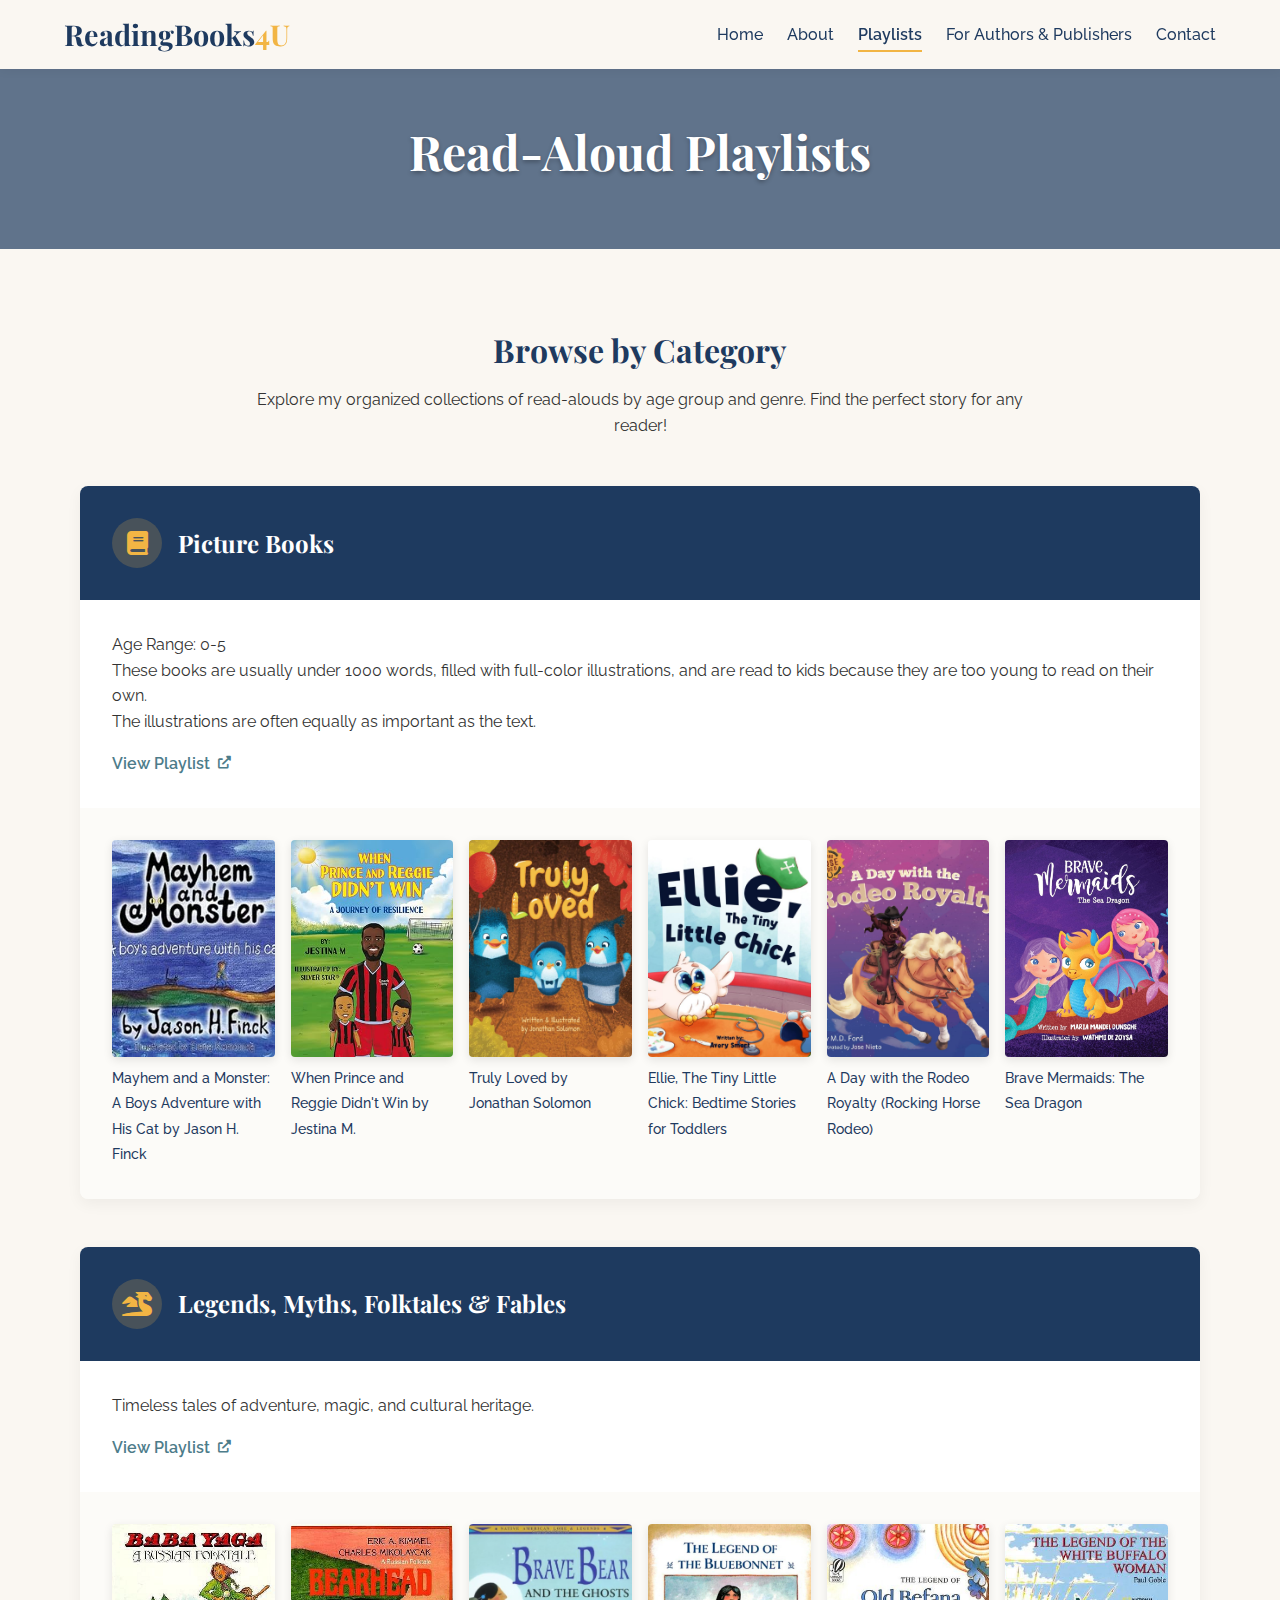
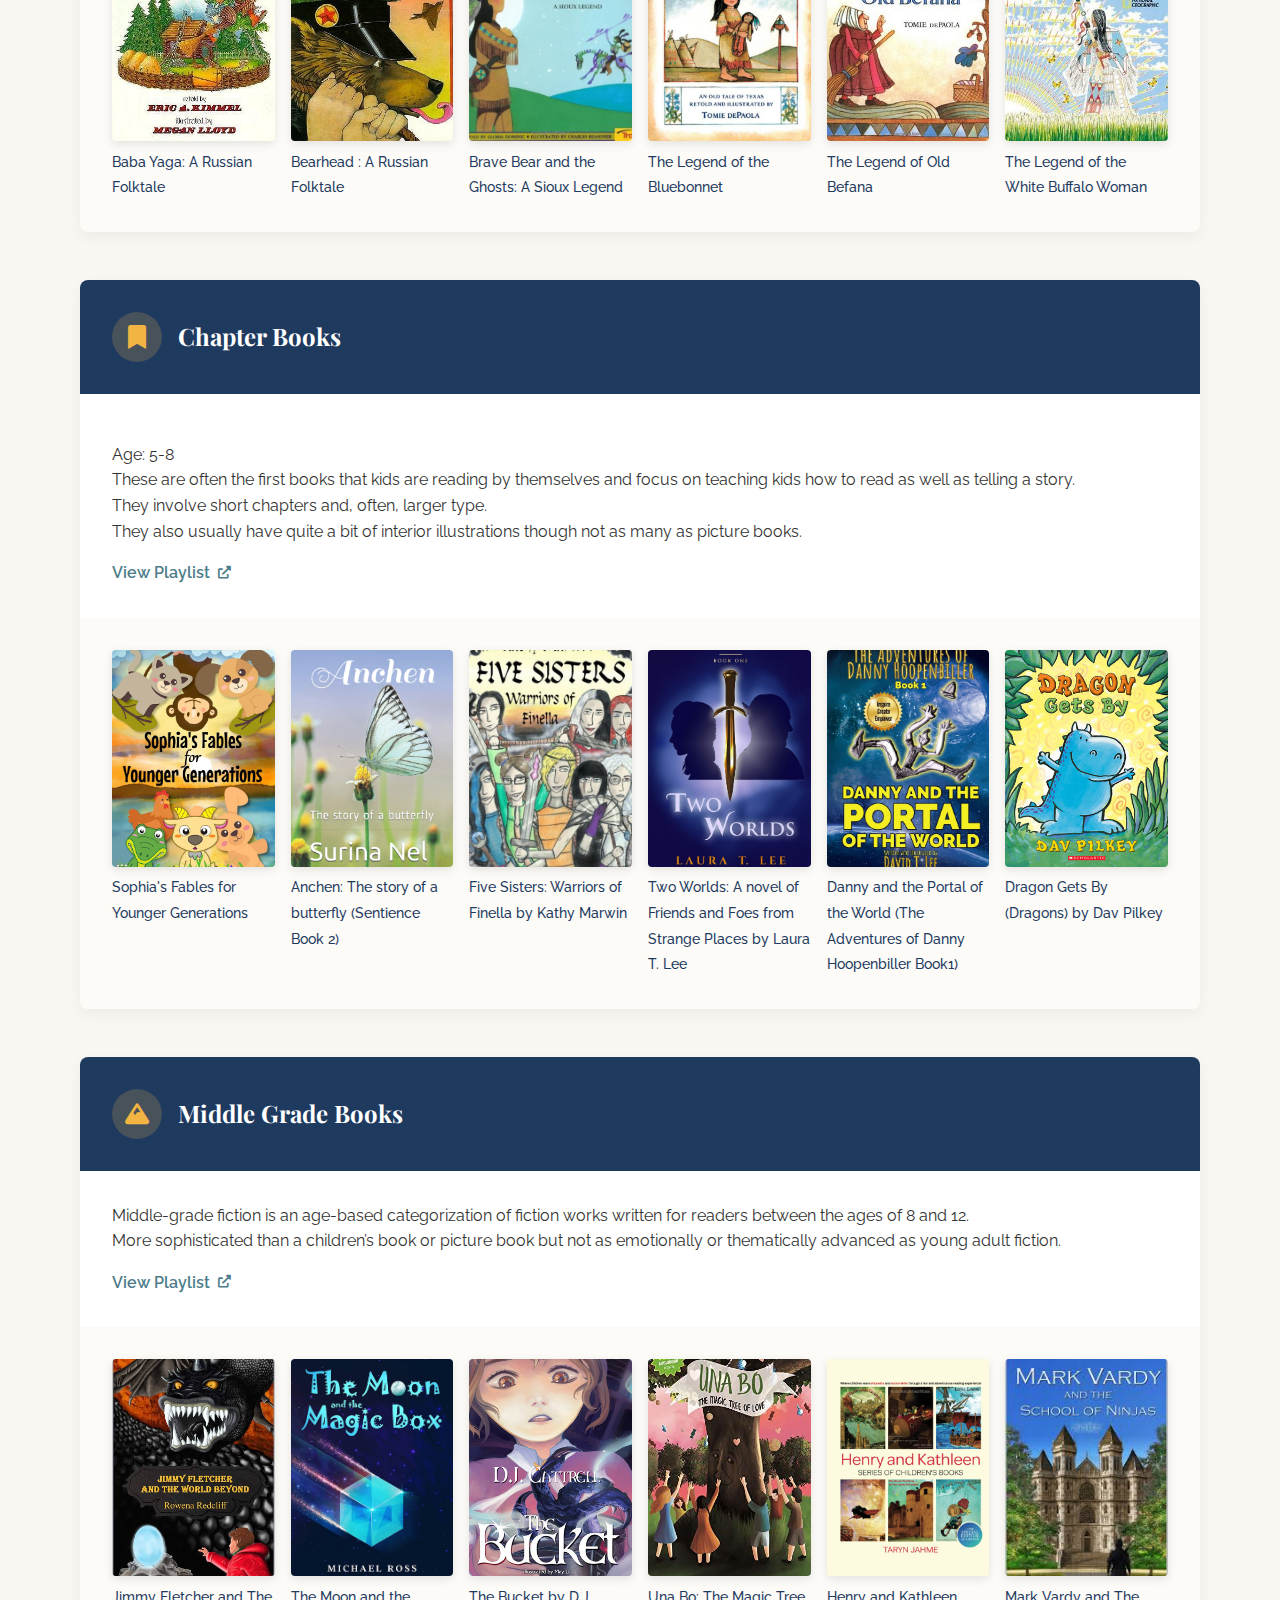
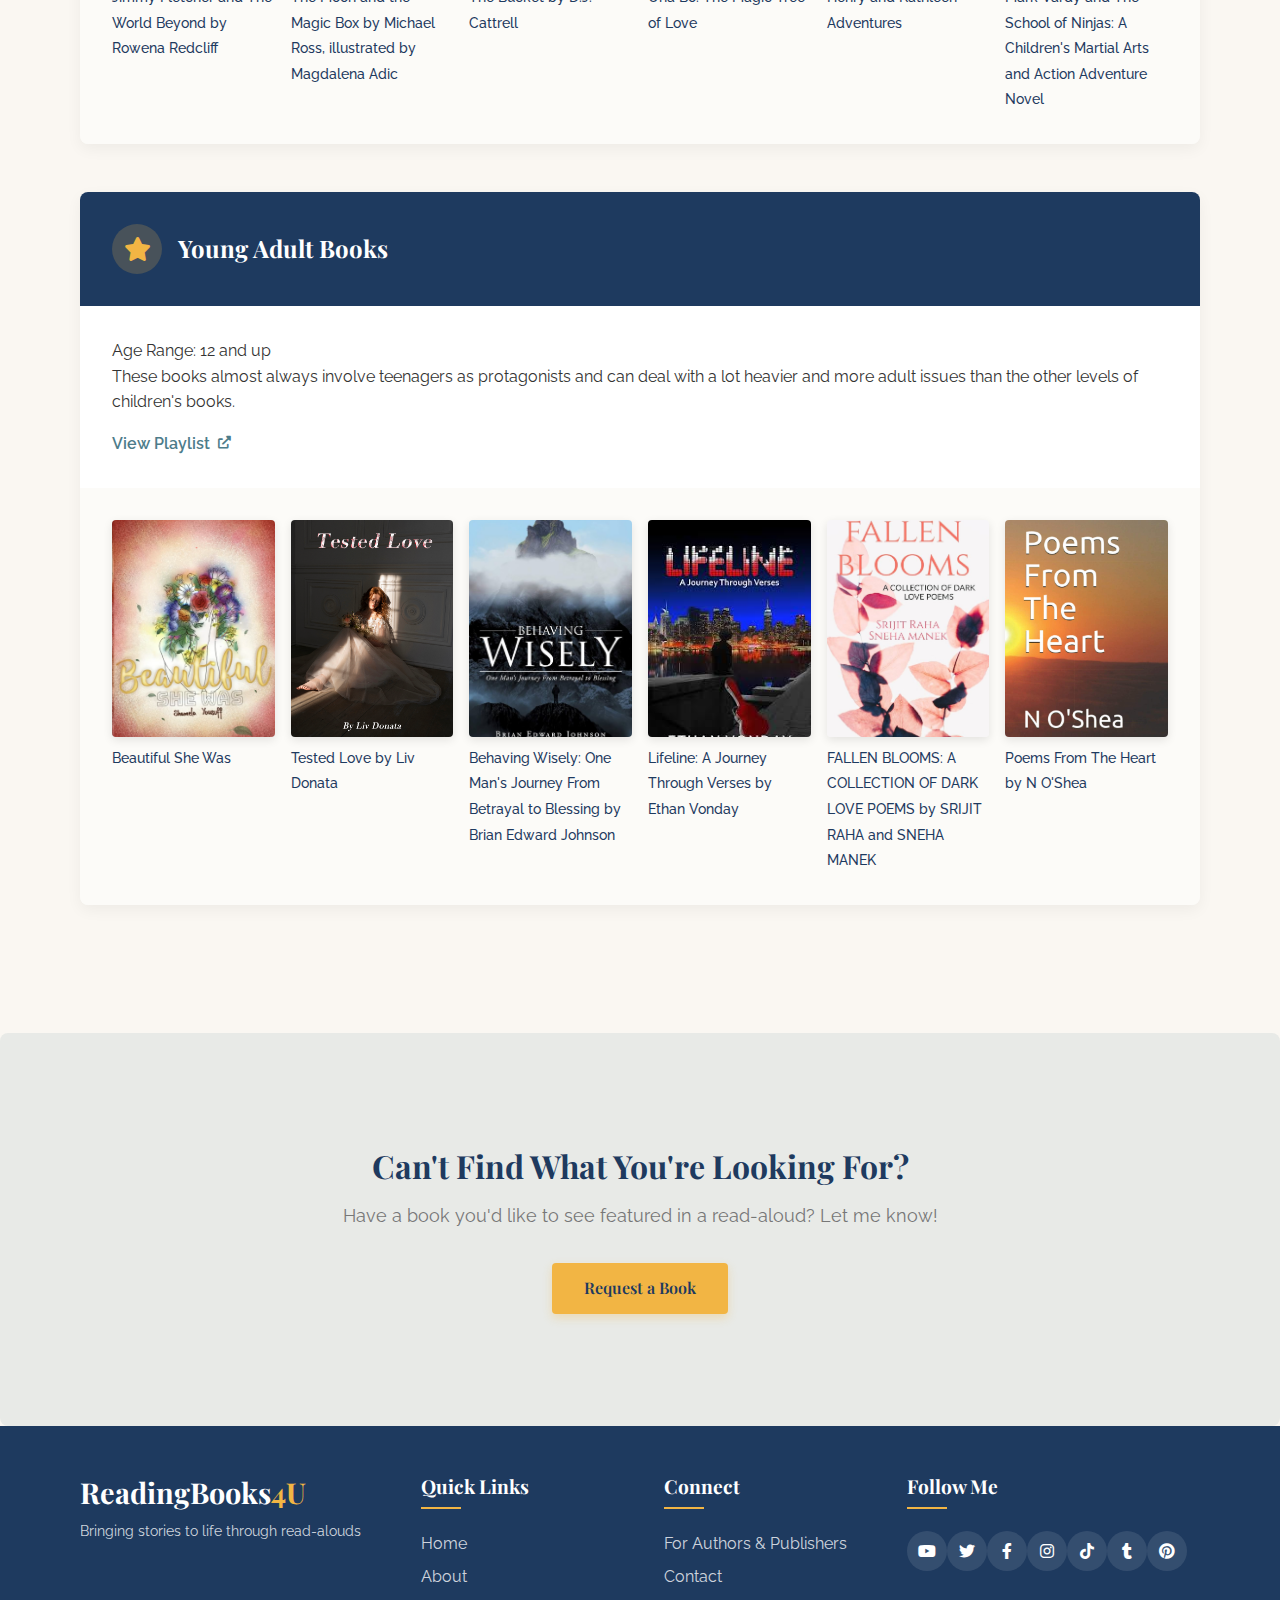
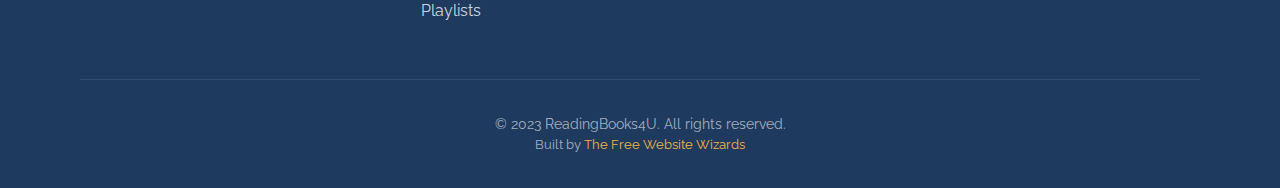
<file: playlists.html>
<!DOCTYPE html>
<html lang="en">
<head>
    <meta charset="UTF-8">
    <meta name="viewport" content="width=device-width, initial-scale=1.0">
    <title>ReadingBooks4U - Playlists</title>
    <link rel="stylesheet" href="styles.css">
    <link rel="stylesheet" href="https://cdnjs.cloudflare.com/ajax/libs/font-awesome/6.0.0-beta3/css/all.min.css">
    <link href="https://fonts.googleapis.com/css2?family=Playfair+Display:wght@400;700&family=Raleway:wght@300;400;600&display=swap" rel="stylesheet">
</head>
<body>
    <div class="page-container">
        <header>
            <div class="header-container">
                <div class="logo">
                    <h1>ReadingBooks<span>4U</span></h1>
                </div>
                <nav>
                    <div class="menu-toggle">
                        <i class="fas fa-bars"></i>
                    </div>
                    <ul class="nav-menu">
                        <li><a href="index.html">Home</a></li>
                        <li><a href="about.html">About</a></li>
                        <li><a href="playlists.html" class="active">Playlists</a></li>
                        <li><a href="for-authors.html">For Authors & Publishers</a></li>
                        <li><a href="contact.html">Contact</a></li>
                    </ul>
                </nav>
            </div>
        </header>

        <main>
            <section class="page-banner playlists-banner">
                <div class="banner-content">
                    <h1>Read-Aloud Playlists</h1>
                </div>
            </section>

            <section class="playlists-section">
                <div class="container">
                    <div class="playlists-intro">
                        <h2>Browse by Category</h2>
                        <p>Explore my organized collections of read-alouds by age group and genre. Find the perfect story for any reader!</p>
                    </div>
                    
                    <div class="playlists-container">
                        <div class="playlist-card" id="picture-books">
                            <div class="playlist-header">
                                <div class="playlist-icon">
                                    <i class="fas fa-book"></i>
                                </div>
                                <h3>Picture Books</h3>
                            </div>
                            <div class="playlist-info">
                                <p>Age Range: 0-5<br>These books are usually under 1000 words, filled with full-color illustrations, and are read to kids because they are too young to read on their own.<br>The illustrations are often equally as important as the text.</p>
                                <a href="https://www.youtube.com/playlist?list=PLlUbcGwL8pS38_MXWs4z5Kb915BfdDJ8V" class="playlist-link" target="_blank" rel="noopener noreferrer">
                                    View Playlist <i class="fas fa-external-link-alt"></i>
                                </a>
                            </div>
                            <div class="playlist-preview">
                                <div class="preview-item">
                                    <a href="https://www.youtube.com/watch?v=QnUsvlDEpTE&list=PLlUbcGwL8pS38_MXWs4z5Kb915BfdDJ8V&index=1" target="_blank" rel="noopener noreferrer">
                                        <img src="assets/1.jpg" alt="Mayhem and a Monster book cover">
                                        <span>Mayhem and a Monster: A Boys Adventure with His Cat by Jason H. Finck</span>
                                    </a>
                                </div>
                                <div class="preview-item">
                                    <a href="https://www.youtube.com/watch?v=_ARXoDMfKL4&list=PLlUbcGwL8pS38_MXWs4z5Kb915BfdDJ8V&index=2" target="_blank" rel="noopener noreferrer">
                                        <img src="assets/2.jpg" alt="When Prince and Reggie Didn't Win book cover">
                                        <span>When Prince and Reggie Didn't Win by Jestina M.</span>
                                    </a>
                                </div>
                                <div class="preview-item">
                                    <a href="https://www.youtube.com/watch?v=AqSCWVZyaOQ&list=PLlUbcGwL8pS38_MXWs4z5Kb915BfdDJ8V&index=3" target="_blank" rel="noopener noreferrer">
                                        <img src="assets/3.jpg" alt="Truly Loved book cover">
                                        <span>Truly Loved by Jonathan Solomon</span>
                                    </a>
                                </div>
                                 <div class="preview-item">
                                    <a href="https://youtu.be/uOKvACrx5Rw?si=Q5jfFv994StaTSjq" target="_blank" rel="noopener noreferrer">
                                        <img src="assets/4.jpg" alt="Ellie, The Tiny Little Chick: Bedtime Stories for Toddlers">
                                        <span>Ellie, The Tiny Little Chick: Bedtime Stories for Toddlers</span>
                                    </a>
                                </div>
                                <div class="preview-item">
                                    <a href="https://www.youtube.com/watch?v=g2XqUD1nhN0" target="_blank" rel="noopener noreferrer">
                                        <img src="assets/5.jpg" alt="A Day with the Rodeo Royalty (Rocking Horse Rodeo) ">
                                        <span>A Day with the Rodeo Royalty (Rocking Horse Rodeo)</span>
                                    </a>
                                </div>
                                <div class="preview-item">
                                    <a href="https://www.youtube.com/watch?v=PofFF4r1qfI" target="_blank" rel="noopener noreferrer">
                                        <img src="assets/6.jpg" alt="Brave Mermaids: The Sea Dragon">
                                        <span>Brave Mermaids: The Sea Dragon</span>
                                    </a>
                                </div>
                            </div>
                        </div>
                        
                        <div class="playlist-card" id="legends-myths">
                            <div class="playlist-header">
                                <div class="playlist-icon">
                                    <i class="fas fa-dragon"></i>
                                </div>
                                <h3>Legends, Myths, Folktales & Fables</h3>
                            </div>
                            <div class="playlist-info">
                                <p>Timeless tales of adventure, magic, and cultural heritage.</p>
                                <a href="https://www.youtube.com/playlist?list=PLlUbcGwL8pS28vof4ySXWuXOJI29BnRVa" class="playlist-link" target="_blank" rel="noopener noreferrer">
                                    View Playlist <i class="fas fa-external-link-alt"></i>
                                </a>
                            </div>
                            <div class="playlist-preview">
                                <div class="preview-item">
                                    <a href="https://youtu.be/D9vGzj6vqr4?si=rULhv2VmInMxEXmx" target="_blank" rel="noopener noreferrer">
                                        <img src="assets/7.jpg" alt="Baba Yaga: A Russian Folktale">
                                        <span>Baba Yaga: A Russian Folktale</span>
                                    </a>
                                </div>
                                <div class="preview-item">
                                    <a href="https://youtu.be/2dhFEufddG4?si=E_1uptZgsYjdyIRR" target="_blank" rel="noopener noreferrer">
                                        <img src="assets/8.jpg" alt="Bearhead: A Russian Folktale">
                                        <span>Bearhead : A Russian Folktale</span>
                                    </a>
                                </div>
                                <div class="preview-item">
                                    <a href="https://youtu.be/hek0wtWV6Nk?si=EXC8s394v49MaB-V" target="_blank" rel="noopener noreferrer">
                                        <img src="assets/9.jpg" alt="Brave Bear and the Ghosts: A Sioux Legend (Native American Legends)">
                                        <span>Brave Bear and the Ghosts: A Sioux Legend</span>
                                    </a>
                                </div>
                                <div class="preview-item">
                                    <a href="https://youtu.be/MzF-Jm0aYYE?si=uCmChhBcGBfE0wIX" target="_blank" rel="noopener noreferrer">
                                        <img src="assets/10.jpg" alt="The Legend of the Bluebonnet">
                                        <span>The Legend of the Bluebonnet</span>
                                    </a>
                                </div>
                                <div class="preview-item">
                                    <a href="https://youtu.be/UNxWvOgo3m0?si=c9kbddSNqPn2uz2W" target="_blank" rel="noopener noreferrer">
                                        <img src="assets/11.jpg" alt="The Legend of Old Befana">
                                        <span>The Legend of Old Befana</span>
                                    </a>
                                </div>
                                <div class="preview-item">
                                    <a href="https://youtu.be/hXwV8i5YxIk?si=J1L8gv3eC0J9pMxV" target="_blank" rel="noopener noreferrer">
                                        <img src="assets/12.jpg" alt="The Legend of the White Buffalo Woman">
                                        <span>The Legend of the White Buffalo Woman</span>
                                    </a>
                                </div>
                            </div>
                        </div>
                        
                        <div class="playlist-card" id="chapter-books">
                            <div class="playlist-header">
                                <div class="playlist-icon">
                                    <i class="fas fa-bookmark"></i>
                                </div>
                                <h3>Chapter Books</h3>
                            </div>
                            <div class="playlist-info">
                                <p><p>Age: 5-8<br>These are often the first books that kids are reading by themselves and focus on teaching kids how to read as well as telling a story.<br>They involve short chapters and, often, larger type.<br>They also usually have quite a bit of interior illustrations though not as many as picture books.</p>
                                <a href="https://www.youtube.com/playlist?list=PLlUbcGwL8pS2u0bT6yvSU2werUvSKE1KO" class="playlist-link" target="_blank" rel="noopener noreferrer">
                                    View Playlist <i class="fas fa-external-link-alt"></i>
                                </a>
                            </div>
                            <div class="playlist-preview">
                                <div class="preview-item">
                                        <a href="https://youtu.be/I5tEL_b0PIw?si=F0jrA7v-st3WBZjn" target="_blank" rel="noopener noreferrer">
                                        <img src="assets/13.jpg" alt="Sophia's Fables for Younger Generations">
                                        <span>Sophia's Fables for Younger Generations</span>
                                    </a>
                                </div>
                                <div class="preview-item">
                                        <a href="https://youtu.be/AtjwhnCMuUw?si=qnx5poPfaLrVp86G" target="_blank" rel="noopener noreferrer">
                                        <img src="assets/14.jpg" alt="Anchen: The story of a butterfly (Sentience Book 2)">
                                        <span>Anchen: The story of a butterfly (Sentience Book 2)</span>
                                    </a>
                                </div>
                                <div class="preview-item">
                                        <a href="https://youtu.be/nY6h37AfXGo?si=S_F2YA2Uw03qA-9v" target="_blank" rel="noopener noreferrer">
                                        <img src="assets/15.jpg" alt="Five Sisters: Warriors of Finella by Kathy Marwin">
                                        <span>Five Sisters: Warriors of Finella by Kathy Marwin</span>
                                    </a>
                                </div>
                                <div class="preview-item">
                                        <a href="https://youtu.be/ZRnswfg4Pho" target="_blank" rel="noopener noreferrer">
                                        <img src="assets/16.jpg" alt="Two Worlds: A novel of Friends and Foes from Strange Places by Laura T. Lee">
                                        <span>Two Worlds: A novel of Friends and Foes from Strange Places by Laura T. Lee</span>
                                    </a>
                                </div>
                                <div class="preview-item">
                                        <a href="https://youtu.be/jseCTxlAXmQ?si=V49Relg0TF09N0UJ" target="_blank" rel="noopener noreferrer">
                                        <img src="assets/17.jpg" alt="Danny and the Portal of the World (The Adventures of Danny Hoopenbiller Book1)">
                                        <span>Danny and the Portal of the World (The Adventures of Danny Hoopenbiller Book1)</span>
                                    </a>
                                </div>
                                <div class="preview-item">
                                        <a href="https://youtu.be/CMGaT4D2_kw?si=YHey2FCGfcHcxEZ5" target="_blank" rel="noopener noreferrer">
                                        <img src="assets/18.jpg" alt="Dragon Gets By (Dragons) by Dav Pilkey">
                                        <span>Dragon Gets By (Dragons) by Dav Pilkey</span>
                                    </a>
                                </div>
                            </div>
                        </div>
                        
                        <div class="playlist-card" id="middle-grade">
                            <div class="playlist-header">
                                <div class="playlist-icon">
                                    <i class="fas fa-mountain"></i>
                                </div>
                                <h3>Middle Grade Books</h3>
                            </div>
                            <div class="playlist-info">
                                <p>Middle-grade fiction is an age-based categorization of fiction works written for readers between the ages of 8 and 12.<br>More sophisticated than a children’s book or picture book but not as emotionally or thematically advanced as young adult fiction.</p>
                                <a href="https://www.youtube.com/playlist?list=PLlUbcGwL8pS13cmsdTufVFyls5xvLPH7T" class="playlist-link" target="_blank" rel="noopener noreferrer">
                                    View Playlist <i class="fas fa-external-link-alt"></i>
                                </a>
                            </div>
                            <div class="playlist-preview">
                                <div class="preview-item">
                                        <a href="https://youtu.be/u-iuWnqegeA?si=Qxh4FErzCsAWDs7c" target="_blank" rel="noopener noreferrer">
                                        <img src="assets/19.jpg" alt="Jimmy Fletcher and The World Beyond by Rowena Redcliff">
                                        <span>Jimmy Fletcher and The World Beyond by Rowena Redcliff</span>
                                    </a>
                                </div>
                                <div class="preview-item">
                                        <a href="https://youtu.be/nWnk6jBDz58?si=dt4QGYBTYT_lq-Cn" target="_blank" rel="noopener noreferrer">
                                        <img src="assets/20.jpg" alt="The Moon and the Magic Box by Michael Ross, illustrated by Magdalena Adic">
                                        <span>The Moon and the Magic Box by Michael Ross, illustrated by Magdalena Adic</span>
                                    </a>
                                </div>
                                <div class="preview-item">
                                        <a href="https://www.youtube.com/watch?v=blxEjKuxKdA" target="_blank" rel="noopener noreferrer">
                                        <img src="assets/21.jpg" alt="The Bucket by D.J. Cattrell">
                                        <span>The Bucket by D.J. Cattrell</span>
                                    </a>
                                </div>
                                <div class="preview-item">
                                        <a href="https://youtu.be/evez8VhSDkg?si=uXT8CbTGj5lxbDeq" target="_blank" rel="noopener noreferrer">
                                        <img src="assets/22.jpg" alt="Una Bo: The Magic Tree of Love">
                                        <span>Una Bo: The Magic Tree of Love</span>
                                    </a>
                                </div>
                                <div class="preview-item">
                                        <a href="https://www.youtube.com/playlist?list=PLlUbcGwL8pS0a6lV6FFSj1ZjeNezwN9gh" target="_blank" rel="noopener noreferrer">
                                        <img src="assets/23.jpg" alt="Henry and Kathleen Adventures">
                                        <span>Henry and Kathleen Adventures</span>
                                    </a>
                                </div>
                                <div class="preview-item">
                                        <a href="https://youtu.be/Brd4v6aVUt8?si=jFAHl2QdlUnociEc" target="_blank" rel="noopener noreferrer">
                                        <img src="assets/24.jpg" alt="Mark Vardy and The School of Ninjas: A Children's Martial Arts and Action Adventure Novel">
                                        <span>Mark Vardy and The School of Ninjas: A Children's Martial Arts and Action Adventure Novel</span>
                                    </a>
                                </div>
                            </div>
                        </div>
                        
                        <div class="playlist-card" id="young-adult">
                            <div class="playlist-header">
                                <div class="playlist-icon">
                                    <i class="fas fa-star"></i>
                                </div>
                                <h3>Young Adult Books</h3>
                            </div>
                            <div class="playlist-info">
                                <p>Age Range: 12 and up<br>These books almost always involve teenagers as protagonists and can deal with a lot heavier and more adult issues than the other levels of children's books.</p>
                                <a href="https://www.youtube.com/playlist?list=PLlUbcGwL8pS2mknFw0DBiNKElA_26AxVJ" class="playlist-link" target="_blank" rel="noopener noreferrer">
                                    View Playlist <i class="fas fa-external-link-alt"></i>
                                </a>
                            </div>
                            <div class="playlist-preview">
                                <div class="preview-item">
                                        <a href="https://youtu.be/XFDDlLEDUwU?si=mM2mdaWUW-A5DHJU" target="_blank" rel="noopener noreferrer">
                                        <img src="assets/25.png" alt="Beautiful She Was">
                                        <span>Beautiful She Was</span>
                                    </a>
                                </div>
                                 <div class="preview-item">
                                        <a href="https://youtu.be/SD-hqzLb0Fc?si=Hvgj_fsxFTZ77ll-" target="_blank" rel="noopener noreferrer">
                                        <img src="assets/26.jpg" alt="Tested Love by Liv Donata">
                                        <span>Tested Love by Liv Donata</span>
                                    </a>
                                </div>
                                 <div class="preview-item">
                                        <a href="https://youtu.be/ecROlLzymUo?si=OhkurB-NZIJjQLnc" target="_blank" rel="noopener noreferrer">
                                        <img src="assets/27.jpg" alt="Behaving Wisely: One Man's Journey From Betrayal to Blessing by Brian Edward Johnson">
                                        <span>Behaving Wisely: One Man's Journey From Betrayal to Blessing by Brian Edward Johnson</span>
                                    </a>
                                </div>
                                 <div class="preview-item">
                                        <a href="https://youtu.be/WX3JZIHrCOk?si=UftCYmCQ2dxXBNOA" target="_blank" rel="noopener noreferrer">
                                        <img src="assets/28.jpg" alt="Lifeline: A Journey Through Verses by Ethan Vonday">
                                        <span>Lifeline: A Journey Through Verses by Ethan Vonday</span>
                                    </a>
                                </div>
                                 <div class="preview-item">
                                        <a href="https://youtu.be/9M0BEKupY4A?si=EMReiLibBf9MqJYt" target="_blank" rel="noopener noreferrer">
                                        <img src="assets/29.jpg" alt="FALLEN BLOOMS: A COLLECTION OF DARK LOVE POEMS by SRIJIT RAHA and SNEHA MANEK ">
                                        <span>FALLEN BLOOMS: A COLLECTION OF DARK LOVE POEMS by SRIJIT RAHA and SNEHA MANEK </span>
                                    </a>
                                </div>
                                 <div class="preview-item">
                                        <a href="https://youtu.be/Jn6mqldNoCM?si=7tPSBoWi8pNq7eIO" target="_blank" rel="noopener noreferrer">
                                        <img src="assets/30.jpg" alt="Poems From The Heart by N O'Shea">
                                        <span>Poems From The Heart by N O'Shea</span>
                                    </a>
                                </div>
                            </div>
                        </div>
                    </div>
                </div>
            </section>

            <section class="request-section">
                <div class="container">
                    <div class="request-content">
                        <h2>Can't Find What You're Looking For?</h2>
                        <p>Have a book you'd like to see featured in a read-aloud? Let me know!</p>
                        <a href="contact.html" class="cta-button">Request a Book</a>
                    </div>
                </div>
            </section>
        </main>

<footer>
            <div class="container">
                <div class="footer-content">
                    <div class="footer-logo">
                        <h2>ReadingBooks<span>4U</span></h2>
                        <p>Bringing stories to life through read-alouds</p>
                    </div>
                    <div class="footer-column">
                        <h3>Quick Links</h3>
                        <ul class="footer-links">
                            <li><a href="index.html">Home</a></li>
                            <li><a href="about.html">About</a></li>
                            <li><a href="playlists.html">Playlists</a></li>
                        </ul>
                    </div>
                    <div class="footer-column">
                        <h3>Connect</h3>
                        <ul class="footer-links">
                            <li><a href="for-authors.html">For Authors & Publishers</a></li>
                            <li><a href="contact.html">Contact</a></li>
                        </ul>
                    </div>
                    <div class="footer-column">
                        <h3>Follow Me</h3>
                        <div class="social-icons">
                            <a href="https://www.youtube.com/@ReadingBooks4U" target="_blank" aria-label="YouTube"><i class="fab fa-youtube"></i></a>
                            <a href="https://twitter.com/ReadingBooks4U?s=20" target="_blank" aria-label="Twitter"><i class="fab fa-twitter"></i></a>
                            <a href="https://www.facebook.com/ReadingBooks4u/" target="_blank" aria-label="Facebook"><i class="fab fa-facebook-f"></i></a>
                            <a href="https://www.instagram.com/readingbooks4u/" target="_blank" aria-label="Instagram"><i class="fab fa-instagram"></i></a>
                            <a href="https://www.tiktok.com/@readingbooks4u_kat" target="_blank" aria-label="TikTok"><i class="fab fa-tiktok"></i></a>
                            <a href="https://readingbooks4u.tumblr.com/" target="_blank" aria-label="Tumblr"><i class="fab fa-tumblr"></i></a>
                            <a href="https://pin.it/6R7ey6P" target="_blank" aria-label="Pinterest"><i class="fab fa-pinterest"></i></a>
                        </div>
                    </div>
                </div>
                <div class="copyright">
                    <p>&copy; 2023 ReadingBooks4U. All rights reserved.</p>
                    <p class="credits">Built by <a href="https://thefreewebsitewizards.com/?fbclid=PAZXh0bgNhZW0CMTEAAadTtlIsH8OsjB-rDNufeMiVgV6mD8BMdmtjLFbp78GQpLM6R2uF4wB5T5FrUA_aem_4k7AqRECbdBkG19twkZcVA" target="_blank">The Free Website Wizards</a></p>
                </div>
            </div>
        </footer>
    </div>

    <script src="script.js"></script>
</body>
</html>
</file>
<file: styles.css>
/* ===== GLOBAL STYLES ===== */
:root {
    /* Primary Colors */
    --warm-cream: #FAF7F2;
    --muted-teal: #4D7C8A;
    --golden-yellow: #F2B544;
    --deep-navy: #1E3A5F;
    
    /* Secondary Colors */
    --soft-rose: #E6A5A1;
    --warm-brown: #7B5B45;
    
    /* Neutral Colors */
    --text-dark: #333333;
    --text-light: #FFFFFF;
    --text-muted: #777777;
    --border-light: #E5E5E5;
    
    /* Font Families */
    --font-heading: 'Playfair Display', serif;
    --font-body: 'Raleway', sans-serif;
    
    /* Spacing */
    --spacing-xs: 0.5rem;
    --spacing-sm: 1rem;
    --spacing-md: 2rem;
    --spacing-lg: 3rem;
    --spacing-xl: 5rem;
    
    /* Border Radius */
    --radius-sm: 4px;
    --radius-md: 8px;
    --radius-lg: 16px;
    
    /* Transitions */
    --transition-fast: 0.2s ease;
    --transition-normal: 0.3s ease;
    --transition-slow: 0.5s ease;
}

* {
    margin: 0;
    padding: 0;
    box-sizing: border-box;
}

html, body {
    height: 100%;
    scroll-behavior: smooth;
}

body {
    font-family: var(--font-body);
    font-size: 16px;
    line-height: 1.6;
    color: var(--text-dark);
    background-color: var(--warm-cream);
    overflow-x: hidden;
}

.page-container {
    min-height: 100vh;
    display: flex;
    flex-direction: column;
}

main {
    flex: 1;
}

.container {
    width: 90%;
    max-width: 1200px;
    margin: 0 auto;
    padding: 0 var(--spacing-sm);
}

h1, h2, h3, h4, h5, h6 {
    font-family: var(--font-heading);
    font-weight: 700;
    line-height: 1.3;
    color: var(--deep-navy);
    margin-bottom: var(--spacing-sm);
}

h1 {
    font-size: 2.5rem;
}

h2 {
    font-size: 2rem;
}

h3 {
    font-size: 1.5rem;
}

p {
    margin-bottom: var(--spacing-md);
}

a {
    color: var(--muted-teal);
    text-decoration: none;
    transition: color var(--transition-fast);
}

a:hover {
    color: var(--deep-navy);
}

img {
    max-width: 100%;
    height: auto;
}

ul {
    list-style: none;
}

/* ===== BUTTONS ===== */
.cta-button {
    display: inline-block;
    background-color: var(--golden-yellow);
    color: var(--deep-navy);
    font-weight: 600;
    padding: 0.8rem 1.5rem;
    border-radius: var(--radius-md);
    text-align: center;
    transition: all var(--transition-normal);
    border: none;
    cursor: pointer;
    font-family: var(--font-heading);
    font-size: 1rem;
    box-shadow: 0 2px 5px rgba(0, 0, 0, 0.1);
}

.cta-button:hover {
    background-color: var(--deep-navy);
    color: var(--text-light);
    transform: translateY(-2px);
    box-shadow: 0 4px 8px rgba(0, 0, 0, 0.15);
}

.secondary-button {
    display: inline-block;
    background-color: transparent;
    color: var(--muted-teal);
    font-weight: 600;
    padding: 0.8rem 1.5rem;
    border-radius: var(--radius-md);
    text-align: center;
    transition: all var(--transition-normal);
    border: 2px solid var(--muted-teal);
    cursor: pointer;
    font-family: var(--font-body);
    font-size: 1rem;
}

.secondary-button:hover {
    background-color: var(--muted-teal);
    color: var(--text-light);
}

.text-link {
    color: var(--muted-teal);
    font-weight: 600;
    transition: all var(--transition-fast);
    display: inline-flex;
    align-items: center;
    gap: 0.5rem;
}

.text-link:hover {
    color: var(--deep-navy);
}

.text-link i {
    font-size: 0.8rem;
    transition: transform var(--transition-fast);
}

.text-link:hover i {
    transform: translateX(4px);
}

/* ===== HEADER ===== */
header {
    background-color: var(--warm-cream);
    box-shadow: 0 2px 10px rgba(0, 0, 0, 0.05);
    position: sticky;
    top: 0;
    z-index: 1000;
}

.header-container {
    display: flex;
    justify-content: space-between;
    align-items: center;
    padding: 1rem 0;
    max-width: 1200px;
    margin: 0 auto;
    width: 90%;
}

.logo h1 {
    font-size: 1.8rem;
    margin-bottom: 0;
    color: var(--deep-navy);
}

.logo span {
    color: var(--golden-yellow);
}

nav {
    display: flex;
    align-items: center;
}

.nav-menu {
    display: flex;
    gap: 1.5rem;
}

.nav-menu a {
    color: var(--deep-navy);
    font-weight: 500;
    position: relative;
    padding: 0.5rem 0;
}

.nav-menu a::after {
    content: '';
    position: absolute;
    bottom: 0;
    left: 0;
    width: 0;
    height: 2px;
    background-color: var(--golden-yellow);
    transition: width var(--transition-normal);
}

.nav-menu a:hover::after,
.nav-menu a.active::after {
    width: 100%;
}

.nav-menu a.active {
    color: var(--deep-navy);
    font-weight: 600;
}

.menu-toggle {
    display: none;
    font-size: 1.5rem;
    cursor: pointer;
    color: var(--deep-navy);
}

.hero {
  position: relative;
  height: calc(100vh - 80px);
  background-color: #111;
  background-image:
    linear-gradient(to top, #222 5%, #111 6%, #111 7%, transparent 7%),
    linear-gradient(to bottom, #111 30%, transparent 30%),

    /* book 1 */
    linear-gradient(to right, #222, #2e2e2e 5%, transparent 5%),
    /* book 2 */
    linear-gradient(to right, transparent 6%, #222 6%, #2e2e2e 9%, transparent 9%),
    /* book 6 */
    linear-gradient(to right, transparent 27%, #222 27%, #2e2e2e 34%, transparent 34%),
    /* book 11 */
    linear-gradient(to right, transparent 51%, #222 51%, #2e2e2e 57%, transparent 57%),

    linear-gradient(to bottom, #111 35%, transparent 35%),
    /* book 8 */
    linear-gradient(to right, transparent 42%, #222 42%, #2e2e2e 44%, transparent 44%),
    /* book 9 */
    linear-gradient(to right, transparent 45%, #222 45%, #2e2e2e 47%, transparent 47%),
    /* book 10 */
    linear-gradient(to right, transparent 48%, #222 48%, #2e2e2e 50%, transparent 50%),
    /* book 13 */
    linear-gradient(to right, transparent 87%, #222 87%, #2e2e2e 91%, transparent 91%),

    linear-gradient(to bottom, #111 37.5%, transparent 37.5%),
    /* book 4 */
    linear-gradient(to right, transparent 14%, #222 14%, #2e2e2e 20%, transparent 20%),

    linear-gradient(to bottom, #111 40%, transparent 40%),
    /* book 3 */
    linear-gradient(to right, transparent 10%, #222 10%, #2e2e2e 13%, transparent 13%),
    /* book 5 */
    linear-gradient(to right, transparent 21%, #222 21%, #1f1f1f 25%, transparent 25%),
    /* book 12 */
    linear-gradient(to right, transparent 58%, #222 58%, #2e2e2e 64%, transparent 64%),
    /* book 14 */
    linear-gradient(to right, transparent 92%, #222 92%, #2e2e2e 95%, transparent 95%),

    linear-gradient(to bottom, #111 48%, transparent 48%),
    /* book 15 */
    linear-gradient(to right, transparent 96%, #222 96%, #1f1f1f 99%, transparent 99%),
    linear-gradient(to bottom, transparent 68.5%, transparent 76%, #111 76%, #111 77.5%, transparent 77.5%, transparent 86%, #111 86%, #111 87.5%, transparent 87.5%),
    /* book 7 */
    linear-gradient(to right, transparent 35%, #222 35%, #2e2e2e 41%, transparent 41%),

    linear-gradient(to bottom, #111 68%, transparent 68%),
    linear-gradient(to right, transparent 78%, #333 78%, #333 80%, transparent 80%, transparent 82%, #333 82%, #333 83%, transparent 83%),
    /* box */
    linear-gradient(to right, transparent 66%, #222 66%, #2e2e2e 85%, transparent 85%);
  background-size: 300px 150px;
  background-position: center bottom;
  display: flex;
  align-items: center;
  justify-content: center;
  text-align: center;
  color: var(--text-light);
  padding: 0 var(--spacing-md);
  overflow: hidden;
  z-index: 0;
}

/* Flashlight layer only */
.hero::before {
  content: '';
  position: absolute;
  inset: 0;
  background-color: rgba(17,17,17,0.9);
  background-image:
    linear-gradient(to top, tan 5%, #111 6%, #111 7%, transparent 7%),
    linear-gradient(to bottom, #111 30%, transparent 30%),

    /* book 1 */
    linear-gradient(to right, firebrick, #8b1a1a 5%, transparent 5%),
    /* book 2 */
    linear-gradient(to right, transparent 6%, tomato 6%, #cc4d29 9%, transparent 9%),
    /* book 6 */
    linear-gradient(to right, transparent 27%, darkolivegreen 27%, #3c4d3c 34%, transparent 34%),
    /* book 11 */
    linear-gradient(to right, transparent 51%, salmon 51%, #cc6b5a 57%, transparent 57%),

    linear-gradient(to bottom, #111 35%, transparent 35%),
    /* book 8 */
    linear-gradient(to right, transparent 42%, teal 42%, #006666 44%, transparent 44%),
    /* book 9 */
    linear-gradient(to right, transparent 45%, teal 45%, #006666 47%, transparent 47%),
    /* book 10 */
    linear-gradient(to right, transparent 48%, teal 48%, #006666 50%, transparent 50%),
    /* book 13 */
    linear-gradient(to right, transparent 87%, lightslategrey 87%, #435866 91%, transparent 91%),

    linear-gradient(to bottom, #111 37.5%, transparent 37.5%),
    /* book 4 */
    linear-gradient(to right, transparent 14%, darkkhaki 14%, #b3aa66 20%, transparent 20%),

    linear-gradient(to bottom, #111 40%, transparent 40%),
    /* book 3 */
    linear-gradient(to right, transparent 10%, olive 10%, #666600 13%, transparent 13%),
    /* book 5 */
    linear-gradient(to right, transparent 21%, saddlebrown 21%, #5e2e00 25%, transparent 25%),
    /* book 12 */
    linear-gradient(to right, transparent 58%, saddlebrown 58%, #5e2e00 64%, transparent 64%),
    /* book 14 */
    linear-gradient(to right, transparent 92%, darkslategrey 92%, #163333 95%, transparent 95%),

    linear-gradient(to bottom, #111 48%, transparent 48%),
    /* book 15 */
    linear-gradient(to right, transparent 96%, darkslategrey 96%, #163333 99%, transparent 99%),
    linear-gradient(to bottom, transparent 68.5%, transparent 76%, #111 76%, #111 77.5%, transparent 77.5%, transparent 86%, #111 86%, #111 87.5%, transparent 87.5%),
    /* book 7 */
    linear-gradient(to right, transparent 35%, indianred 35%, #993333 41%, transparent 41%),

    linear-gradient(to bottom, #111 68%, transparent 68%),
    linear-gradient(to right, transparent 78%, rosybrown 78%, #bc8f8f 80%, transparent 80%, transparent 82%, rosybrown 82%, #bc8f8f 83%, transparent 83%),
    /* box */
    linear-gradient(to right, transparent 66%, brown 66%, #663333 85%, transparent 85%);
  background-size: 300px 150px;
  background-position: center bottom;
  clip-path: circle(150px at center center);
  animation: flashlight 5s infinite;
  pointer-events: none;
  z-index: 2;
}

/* Remove .hero::after for eyes */

/* Flashlight animation */
@keyframes flashlight {
  0%, 9% {
    opacity: 0;
    clip-path: circle(150px at 20% 20%);
  }
  10%, 20% {
    opacity: 1;
    clip-path: circle(150px at 35% 25%);
  }
  30%, 40% {
    clip-path: circle(150px at 60% 40%);
  }
  50%, 60% {
    clip-path: circle(150px at 80% 50%);
  }
  70%, 80% {
    clip-path: circle(150px at 60% 80%);
  }
  90%, 100% {
    clip-path: circle(150px at 30% 80%);
  }
}

@keyframes flashlight2 {
  0%, 9% {
    opacity: 0;
    clip-path: circle(150px at 80% 20%);
  }
  10%, 20% {
    opacity: 1;
    clip-path: circle(150px at 65% 25%);
  }
  30%, 40% {
    clip-path: circle(150px at 40% 40%);
  }
  50%, 60% {
    clip-path: circle(150px at 20% 50%);
  }
  70%, 80% {
    clip-path: circle(150px at 40% 80%);
  }
  90%, 100% {
    opacity: 0;
    clip-path: circle(150px at 70% 80%);
  }
}

/* Paragraph styling, optional */
.hero-content p {
  font-size: 1.25rem;
  line-height: 1.6;
  margin: 0 0 2rem;
  color: #eee;
}

/* Button styling, optional */
.hero-content .cta-button {
  font-size: 1.25rem;
  padding: 0.75rem 2rem;
  background-color: var(--golden-yellow);

  color: white;
  border-radius: 4px;
  text-decoration: none;
  cursor: pointer;
  transition: background-color 0.3s ease;
}

.hero-content .cta-button:hover {
  background-color: var(--deep-navy);
}

/* Typewriter Effect */
.hero-content {
  position: relative;
  z-index: 5;
  max-width: 800px;
  padding: 2rem 2rem 0;
  color: #fff;
  text-align: center;
  width: 90%;
  margin: 0 auto;
}

.typewriter {
  font-size: 3rem;
  margin: 0 auto 1.5rem;
  color: var(--golden-yellow);
  overflow: hidden;
  white-space: nowrap;
  letter-spacing: 0;

  display: inline-block; /* avoid width affecting centering */

  width: 0ch;
  animation: typingLoop 10s steps(30, end) infinite;
}

/* blinking caret separate, runs all the time */
.typewriter {
  animation-name: typingLoop, blinkCaret;
  animation-duration: 10s, 0.75s;
  animation-timing-function: steps(30, end), step-end;
  animation-iteration-count: infinite, infinite;
}

.hero-buttons {
  margin-top: var(--spacing-md);
  display: flex;
  gap: var(--spacing-sm);
  justify-content: center;
}

@keyframes typingLoop {
  0%   { width: 0ch; }
  35%  { width: 23ch; }   /* typing forward (3.5s of 10s) */
  65%  { width: 23ch; }   /* pause visible (3s of 10s) */
  100% { width: 0ch; }    /* erasing (3.5s of 10s) */
}

@keyframes blinkCaret {
  0%, 100% { border-color: transparent; }
  50% { border-color: var(--golden-yellow); }
}

/* ===== WELCOME SECTION ===== */
.welcome {
    padding: var(--spacing-xl) 0;
}

.welcome-content {
    display: grid;
    grid-template-columns: 1fr 1fr;
    gap: var(--spacing-lg);
    align-items: center;
}

.welcome-image {
    display: flex;
    justify-content: center;
}

.image-frame {
    position: relative;
    border-radius: var(--radius-md);
    overflow: hidden;
    box-shadow: 0 10px 30px rgba(0, 0, 0, 0.1);
    max-width: 400px;
}

.image-frame::before {
    content: '';
    position: absolute;
    top: 0;
    left: 0;
    width: 100%;
    height: 100%;
    border: 10px solid var(--warm-cream);
    box-shadow: inset 0 0 0 2px var(--golden-yellow);
    z-index: 1;
    pointer-events: none;
    box-sizing: border-box;
}

.profile-image {
    display: block;
    width: 100%;
    height: auto;
    transition: transform var(--transition-slow);
}

.image-frame:hover .profile-image {
    transform: scale(1.05);
}

/* ===== FEATURED CATEGORIES ===== */
.featured-categories {
    padding: var(--spacing-xl) 0;
    background-color: rgba(77, 124, 138, 0.05);
}

.featured-categories h2 {
    text-align: center;
    margin-bottom: var(--spacing-lg);
}

.category-grid {
    display: flex;
    flex-direction: column;
    align-items: center;
    gap: var(--spacing-md);
}

.row-1, .row-2 {
    display: flex;
    gap: var(--spacing-md);
    justify-content: center;
    width: 100%;
}

.row-1 {
    max-width: 1000px; /* Adjust as needed */
}

.row-2 {
    max-width: 700px; /* Adjust as needed */
}

.category-card {
    background-color: var(--text-light);
    border-radius: var(--radius-md);
    padding: var(--spacing-md);
    box-shadow: 0 5px 15px rgba(0, 0, 0, 0.05);
    transition: transform var(--transition-normal), box-shadow var(--transition-normal);
    display: flex;
    flex-direction: column;
    flex: 1;
    max-width: 320px;
}

.category-card:hover {
    transform: translateY(-5px);
    box-shadow: 0 10px 25px rgba(0, 0, 0, 0.1);
}

.category-icon {
    width: 60px;
    height: 60px;
    background-color: rgba(242, 181, 68, 0.15);
    border-radius: 50%;
    display: flex;
    align-items: center;
    justify-content: center;
    margin-bottom: var(--spacing-sm);
}

.category-icon i {
    font-size: 1.5rem;
    color: var(--golden-yellow);
}

.category-card h3 {
    font-size: 1.3rem;
    margin-bottom: var(--spacing-xs);
}

.category-card p {
    color: var(--text-muted);
    margin-bottom: var(--spacing-sm);
    flex-grow: 1;
}

/* ===== PAGE BANNERS ===== */
.page-banner {
    height: 20vh;
    min-height: 150px;
    background-size: cover;
    background-position: center;
    display: flex;
    align-items: center;
    justify-content: center;
    text-align: center;
    color: var(--text-light);
    position: relative;
}

.page-banner::before {
    content: '';
    position: absolute;
    top: 0;
    left: 0;
    width: 100%;
    height: 100%;
    background-color: rgba(30, 58, 95, 0.7);
}

.banner-content {
    position: relative;
    z-index: 1;
    max-width: 800px;
    padding: 0 var(--spacing-md);
}

.page-banner h1 {
    font-size: 3rem;
    color: var(--text-light);
    margin-bottom: var(--spacing-sm);
    text-shadow: 0 2px 4px rgba(0, 0, 0, 0.3);
}

/* ===== ABOUT PAGE ===== */
.about-section {
    padding: var(--spacing-xl) 0;
}

.about-content {
    display: grid;
    grid-template-columns: 1fr 2fr;
    gap: var(--spacing-lg);
    align-items: start;
}

.about-image img {
    border-radius: var(--radius-md);
    box-shadow: 0 10px 30px rgba(0, 0, 0, 0.1);
    margin-bottom: var(--spacing-sm);
}

.credentials {
    background-color: var(--text-light);
    padding: var(--spacing-sm);
    border-radius: var(--radius-md);
    box-shadow: 0 5px 15px rgba(0, 0, 0, 0.05);
    text-align: center;
}

.credentials span {
    display: block;
    line-height: 1.5;
}

.credentials span:first-child {
    font-weight: 600;
    color: var(--deep-navy);
}

.credentials span:last-child {
    color: var(--text-muted);
    font-size: 0.9rem;
}

.about-values {
    margin-top: var(--spacing-lg);
}

.values-list {
    display: grid;
    grid-template-columns: repeat(auto-fill, minmax(300px, 1fr));
    gap: var(--spacing-md);
    margin-top: var(--spacing-md);
}

.values-list li {
    display: flex;
    gap: var(--spacing-sm);
    align-items: flex-start;
}

.values-list i {
    font-size: 1.5rem;
    color: var(--golden-yellow);
    margin-top: 0.2rem;
}

.values-list h4 {
    margin-bottom: var(--spacing-xs);
}

.values-list p {
    color: var(--text-muted);
    margin-bottom: 0;
}

/* ===== PLAYLISTS PAGE ===== */
.playlists-section {
    padding: var(--spacing-xl) 0;
}

.playlists-intro {
    text-align: center;
    max-width: 800px;
    margin: 0 auto var(--spacing-lg);
}

.playlists-container {
    display: flex;
    flex-direction: column;
    gap: var(--spacing-lg);
}

.playlist-card {
    background-color: var(--text-light);
    border-radius: var(--radius-md);
    overflow: hidden;
    box-shadow: 0 5px 15px rgba(0, 0, 0, 0.05);
    display: grid;
    grid-template-columns: 1fr;
    opacity: 1 !important;
    transform: translateY(0) !important;
}

.playlist-header {
    background-color: var(--deep-navy);
    color: var(--text-light);
    padding: var(--spacing-md);
    display: flex;
    align-items: center;
    gap: var(--spacing-sm);
}

.playlist-icon {
    width: 50px;
    height: 50px;
    background-color: rgba(242, 181, 68, 0.2);
    border-radius: 50%;
    display: flex;
    align-items: center;
    justify-content: center;
}

.playlist-icon i {
    font-size: 1.5rem;
    color: var(--golden-yellow);
}

.playlist-header h3 {
    color: var(--text-light);
    margin-bottom: 0;
}

.playlist-info {
    padding: var(--spacing-md);
    display: flex;
    flex-direction: column;
    gap: var(--spacing-sm);
}

.playlist-info p {
    margin-bottom: 0;
}

.playlist-link {
    display: inline-flex;
    align-items: center;
    gap: 0.5rem;
    color: var(--muted-teal);
    font-weight: 600;
    transition: color var(--transition-fast);
}

.playlist-link:hover {
    color: var(--deep-navy);
}

.playlist-link i {
    font-size: 0.8rem;
}

.playlist-preview {
    display: grid;
    grid-template-columns: repeat(auto-fill, minmax(150px, 1fr));
    gap: var(--spacing-sm);
    padding: var(--spacing-md);
    background-color: rgba(250, 247, 242, 0.5);
}

.preview-item {
    display: flex;
    flex-direction: column;
    gap: var(--spacing-xs);
}

.preview-item img {
    aspect-ratio: 3/4;
    object-fit: cover;
    border-radius: var(--radius-sm);
    box-shadow: 0 3px 10px rgba(0, 0, 0, 0.1);
    transition: transform var(--transition-normal);
}

.preview-item:hover img {
    transform: translateY(-3px);
    box-shadow: 0 5px 15px rgba(0, 0, 0, 0.15);
}

.preview-item span {
    font-size: 0.9rem;
    font-weight: 500;
    color: var(--deep-navy);
    text-align: center;
}

/* ===== AUTHORS PAGE ===== */
.authors-section {
    padding: var(--spacing-xl) 0;
}

.authors-content {
    display: grid;
    grid-template-columns: 2fr 1fr;
    gap: var(--spacing-lg);
    align-items: start;
}

.authors-image img {
    border-radius: var(--radius-md);
    box-shadow: 0 10px 30px rgba(0, 0, 0, 0.1);
    margin-bottom: var(--spacing-md);
}

.featured-books h3 {
    margin-bottom: var(--spacing-sm);
    text-align: center;
}

.book-covers {
    display: flex;
    justify-content: center;
    gap: var(--spacing-sm);
}

.book-cover {
    width: 80px;
    height: 120px;
    background-color: var(--warm-brown);
    border-radius: var(--radius-sm);
    box-shadow: 0 5px 15px rgba(0, 0, 0, 0.1);
    position: relative;
}

.book-cover:nth-child(1) {
    background-color: var(--muted-teal);
    transform: rotate(-5deg);
}

.book-cover:nth-child(2) {
    background-color: var(--soft-rose);
    z-index: 2;
}

.book-cover:nth-child(3) {
    background-color: var(--golden-yellow);
    transform: rotate(5deg);
}

.collaboration-benefits {
    margin-top: var(--spacing-lg);
}

.collaboration-benefits h3 {
    text-align: center;
    margin-bottom: var(--spacing-md);
    font-size: 1.8rem;
}

.benefits-grid {
    display: grid;
    grid-template-columns: repeat(1, 1fr);
    gap: var(--spacing-md);
    margin-top: var(--spacing-md);
}

@media (min-width: 576px) {
    .benefits-grid {
        grid-template-columns: repeat(2, 1fr);
    }
}

@media (min-width: 992px) {
    .benefits-grid {
        grid-template-columns: repeat(4, 1fr);
    }
}

.benefit-card {
    background-color: var(--text-light);
    border-radius: var(--radius-md);
    padding: var(--spacing-md);
    box-shadow: 0 5px 15px rgba(0, 0, 0, 0.05);
    text-align: center;
    transition: transform var(--transition-normal);
}

.benefit-card:hover {
    transform: translateY(-5px);
}

.benefit-icon {
    width: 50px;
    height: 50px;
    background-color: rgba(242, 181, 68, 0.15);
    border-radius: 50%;
    display: flex;
    align-items: center;
    justify-content: center;
    margin: 0 auto var(--spacing-sm);
}

.benefit-icon i {
    font-size: 1.2rem;
    color: var(--golden-yellow);
}

.benefit-card h4 {
    margin-bottom: var(--spacing-xs);
    font-size: 1.1rem;
}

.benefit-card p {
    color: var(--text-muted);
    font-size: 0.9rem;
    margin-bottom: 0;
}

.process-section {
    padding: var(--spacing-xl) 0;
    background-color: rgba(77, 124, 138, 0.05);
    text-align: center;
    position: relative;
}

/* Enhanced responsive styles for process steps */
.process-steps {
    display: grid;
    grid-template-columns: repeat(auto-fit, minmax(200px, 1fr));
    gap: var(--spacing-md);
    margin-top: var(--spacing-md);
    position: relative;
}

.process-step {
    background-color: var(--text-light);
    border-radius: var(--radius-md);
    padding: var(--spacing-md);
    box-shadow: 0 5px 15px rgba(0, 0, 0, 0.05);
    text-align: center;
    transition: all var(--transition-normal);
    position: relative;
    z-index: 2;
}

.process-step:hover {
    transform: translateY(-5px);
    box-shadow: 0 10px 25px rgba(0, 0, 0, 0.1);
}

.step-number {
    display: flex;
    align-items: center;
    justify-content: center;
    width: 40px;
    height: 40px;
    background-color: var(--golden-yellow);
    color: var(--deep-navy);
    font-weight: bold;
    border-radius: 50%;
    margin: 0 auto 15px;
    position: relative;
    z-index: 3;
    transition: all var(--transition-normal);
    border: 3px solid var(--text-light);
}

.process-step:hover .step-number {
    transform: scale(1.1);
    box-shadow: 0 0 15px rgba(242, 181, 68, 0.5);
}

.process-step h3 {
    margin-bottom: var(--spacing-xs);
    color: var(--deep-navy);
    font-weight: 600;
    transition: color var(--transition-normal);
}

.process-step:hover h3 {
    color: var(--golden-yellow);
}

.process-step p {
    color: var(--text-muted);
    font-size: 0.9rem;
    margin-bottom: 0;
}

/* Add animated arrow indicators */
.process-step::after {
    content: '→';
    position: absolute;
    right: -15px;
    top: 40px;
    font-size: 24px;
    color: var(--golden-yellow);
    z-index: 4;
    opacity: 0;
    transform: translateX(-10px);
    transition: all var(--transition-normal);
}

.process-step:hover::after {
    opacity: 1;
    transform: translateX(0);
}

/* Hide the arrow on the last step */
.process-step:last-child::after {
    display: none;
}

/* ===== FEATURED VIDEO SECTION ===== */
.featured-video {
    padding: var(--spacing-xl) 0;
    background-color: var(--warm-cream);
    text-align: center;
}

.featured-video h2 {
    margin-bottom: var(--spacing-lg);
    color: var(--deep-navy);
}

.video-row {
    display: flex;
    justify-content: center;
    gap: var(--spacing-md);
    flex-wrap: wrap;
    margin-bottom: var(--spacing-lg);
}

.video-container {
    position: relative;
    width: 100%;
    max-width: 350px;
    border-radius: var(--radius-md);
    overflow: hidden;
    box-shadow: 0 10px 30px rgba(0, 0, 0, 0.15);
}

.video-container::before {
    content: '';
    display: block;
    padding-top: 56.25%; /* 16:9 Aspect Ratio */
}

.video-container iframe {
    position: absolute;
    top: 0;
    left: 0;
    width: 100%;
    height: 100%;
    border: none;
    transition: transform var(--transition-normal);
}

.video-container:hover iframe {
    transform: scale(1.02);
}

/* Add a subtle border */
.video-container::after {
    content: '';
    position: absolute;
    top: 0;
    left: 0;
    width: 100%;
    height: 100%;
    border: 4px solid var(--golden-yellow);
    border-radius: var(--radius-md);
    box-sizing: border-box;
    pointer-events: none;
    opacity: 0.5;
}

/* Mobile responsiveness */
@media (max-width: 1200px) {
    .video-container {
        max-width: 300px;
    }
}

@media (max-width: 992px) {
    .video-row {
        justify-content: center;
    }
    
    .video-container {
        max-width: 450px;
    }
}

/* Responsive adjustments */
@media (max-width: 992px) {
    .process-steps::before {
        display: none; /* Hide connecting line on smaller screens */
    }
    
    .process-step::after {
        display: none; /* Hide arrows on smaller screens */
    }
}

@media (max-width: 768px) {
    .video-container {
        max-width: 100%;
    }
    
    .featured-video .secondary-button {
        display: block;
        width: 80%;
        max-width: 300px;
        margin: 0 auto;
    }
}

/* ===== REQUEST SECTION ===== */
.request-section {
    padding: var(--spacing-xl) 0;
    background-color: rgba(77, 124, 138, 0.1);
    text-align: center;
    margin-top: var(--spacing-lg);
    border-radius: var(--radius-md);
}

.request-content {
    max-width: 800px;
    margin: 0 auto;
    padding: var(--spacing-md);
}

.request-section h2 {
    color: var(--deep-navy);
    margin-bottom: var(--spacing-sm);
    font-size: 2rem;
}

.request-section p {
    color: var(--text-muted);
    margin-bottom: var(--spacing-md);
    font-size: 1.1rem;
}

.request-section .cta-button {
    display: inline-block;
    padding: 0.8rem 2rem;
    background-color: var(--golden-yellow);
    color: var(--deep-navy);
    border-radius: var(--radius-sm);
    font-weight: 600;
    transition: all var(--transition-normal);
    text-decoration: none;
    box-shadow: 0 4px 10px rgba(242, 181, 68, 0.3);
}

.request-section .cta-button:hover {
    background-color: var(--deep-navy);
    color: var(--text-light);
    transform: translateY(-3px);
    box-shadow: 0 6px 15px rgba(30, 58, 95, 0.3);
}

/* Add responsive styles for the request section */
@media (max-width: 768px) {
    .request-section {
        padding: var(--spacing-lg) 0;
    }
    
    .request-section h2 {
        font-size: 1.6rem;
    }
    
    .request-section p {
        font-size: 1rem;
    }
}

/* ===== CONTACT PAGE ===== */
.contact-section {
    padding: var(--spacing-xl) 0;
}

.contact-intro {
    text-align: center;
    max-width: 800px;
    margin: 0 auto var(--spacing-lg);
}

.contact-content {
    display: grid;
    grid-template-columns: 2fr 1.5fr;
    gap: var(--spacing-lg);
}

.contact-form-container {
    background-color: var(--text-light);
    border-radius: var(--radius-md);
    padding: var(--spacing-lg);
    box-shadow: 0 5px 15px rgba(0, 0, 0, 0.05);
}

.form-group {
    margin-bottom: var(--spacing-md);
}

.form-group label {
    display: block;
    margin-bottom: var(--spacing-xs);
    font-weight: 500;
    color: var(--deep-navy);
}

.form-group input,
.form-group select,
.form-group textarea {
    width: 100%;
    padding: 0.8rem;
    border: 1px solid var(--border-light);
    border-radius: var(--radius-sm);
    font-family: var(--font-body);
    font-size: 1rem;
    transition: border-color var(--transition-fast);
}

.form-group input:focus,
.form-group select:focus,
.form-group textarea:focus {
    outline: none;
    border-color: var(--muted-teal);
}

.contact-info {
    display: grid;
    grid-template-columns: 1fr;
    gap: var(--spacing-md);
}

.info-card {
    background-color: var(--text-light);
    border-radius: var(--radius-md);
    padding: var(--spacing-md);
    box-shadow: 0 5px 15px rgba(0, 0, 0, 0.05);
    text-align: center;
    transition: transform var(--transition-normal);
}

.info-card:hover {
    transform: translateY(-5px);
}

.info-icon {
    width: 50px;
    height: 50px;
    background-color: rgba(77, 124, 138, 0.15);
    border-radius: 50%;
    display: flex;
    align-items: center;
    justify-content: center;
    margin: 0 auto var(--spacing-sm);
}

.info-icon i {
    font-size: 1.2rem;
    color: var(--muted-teal);
}

.info-card h3 {
    margin-bottom: var(--spacing-xs);
    font-size: 1.1rem;
}

.info-card p {
    color: var(--text-muted);
    margin-bottom: 0;
}

.social-connect {
    background-color: var(--deep-navy);
    border-radius: var(--radius-md);
    padding: var(--spacing-md);
    color: var(--text-light);
    text-align: center;
}

.social-connect h3{
    color: var(--text-light);
}

.social-connect .social-icons {
    display: grid;
    grid-template-columns: repeat(auto-fit, minmax(140px, 1fr));
    gap: var(--spacing-md);
    margin-top: var(--spacing-sm);
}

.social-connect .social-icons a {
    display: flex;
    flex-direction: column;
    align-items: center;
    justify-content: center;
    width: 100%;
    height: auto;
    padding: var(--spacing-sm);
    background-color: rgba(255, 255, 255, 0.1);
    border-radius: var(--radius-md);
    color: var(--text-light);
    transition: all var(--transition-normal);
    text-decoration: none;
    position: relative;
    overflow: hidden;
}

.social-connect .social-icons a i {
    font-size: 1.5rem;
    margin-bottom: var(--spacing-xs);
    transition: transform 0.3s ease;
}

.social-connect .social-icons a:hover {
    background-color: var(--golden-yellow);
    color: var(--deep-navy);
    transform: translateY(-5px);
    box-shadow: 0 10px 20px rgba(0, 0, 0, 0.1);
}

.social-connect .social-icons a:hover i {
    transform: scale(1.2);
}

.social-info {
    font-size: 0.8rem;
    text-align: center;
    margin-top: var(--spacing-xs);
    line-height: 1.3;
    opacity: 0.9;
    transition: opacity 0.3s ease;
}

.social-connect .social-icons a:hover .social-info {
    opacity: 1;
}

/* ===== CTA SECTION ===== */
.cta-section {
    padding: var(--spacing-xl) 0;
    background-color: rgba(242, 181, 68, 0.1);
    text-align: center;
}

.cta-buttons {
    display: flex;
    justify-content: center;
    gap: var(--spacing-md);
    margin-top: var(--spacing-md);
}

/* ===== FOOTER ===== */
footer {
    background-color: var(--deep-navy);
    color: var(--text-light);
    padding: var(--spacing-lg) 0 var(--spacing-md);
}

.footer-content {
    display: grid;
    grid-template-columns: 1.5fr 1fr 1fr 1.5fr; /* Increased width for logo and social columns */
    gap: var(--spacing-lg);
    margin-bottom: var(--spacing-lg);
}

.footer-logo {
    grid-column: 1;
    max-width: 300px; /* Set maximum width for better readability */
}

.footer-logo h2 {
    color: var(--text-light);
    margin-bottom: var(--spacing-xs);
    font-size: 1.8rem;
}

.footer-logo span {
    color: var(--golden-yellow);
}

.footer-logo p {
    color: rgba(255, 255, 255, 0.8);
    font-size: 0.9rem;
}

.footer-column {
    min-width: 180px; /* Ensure minimum width for columns */
}

.footer-column h3 {
    color: var(--text-light);
    font-size: 1.2rem;
    margin-bottom: var(--spacing-md);
    position: relative;
}

.footer-column h3::after {
    content: '';
    position: absolute;
    bottom: -10px;
    left: 0;
    width: 40px;
    height: 2px;
    background-color: var(--golden-yellow);
}

.footer-links {
    list-style: none;
    padding: 0;
    margin: 0;
}

.footer-links li {
    margin-bottom: var(--spacing-xs);
}

.footer-links a {
    color: rgba(255, 255, 255, 0.8);
    transition: color var(--transition-fast);
    text-decoration: none;
    font-size: 1rem; /* Slightly larger font size */
}

.footer-links a:hover {
    color: var(--golden-yellow);
}

.social-icons {
    display: flex;
    flex-wrap: nowrap; /* Changed from 'wrap' to 'nowrap' to keep icons in one line */
    gap: 0;
    overflow-x: auto; /* Add horizontal scrolling for small screens if needed */
    padding-bottom: 5px; /* Add some padding to accommodate scrollbar if it appears */
}

.social-icons a {
    display: flex;
    align-items: center;
    justify-content: center;
    width: 40px; /* Increased size */
    height: 40px; /* Increased size */
    background-color: rgba(255, 255, 255, 0.1);
    border-radius: 50%;
    color: var(--text-light);
    margin-bottom: var(--spacing-xs);
}

.social-icons a:hover {
    background-color: var(--golden-yellow);
    color: var(--deep-navy);
}

.copyright {
    text-align: center;
    padding-top: var(--spacing-md);
    border-top: 1px solid rgba(255, 255, 255, 0.1);
    color: rgba(255, 255, 255, 0.6);
    font-size: 0.9rem;
}

.copyright p {
    margin: 0;
}

.credits {
    margin-top: var(--spacing-xs);
    font-size: 0.8rem;
}

.credits a {
    color: var(--golden-yellow);
    text-decoration: none;
    transition: color var(--transition-fast);
}

.credits a:hover {
    color: var(--text-light);
    text-decoration: underline;
}

/* ===== BADGE COMPONENT ===== */
.badges-container {
    display: flex;
    gap: 0.5rem;
    margin-bottom: var(--spacing-md);
    flex-wrap: wrap;
}

.badge {
    display: inline-block;
    background-color: var(--muted-teal);
    color: var(--text-light);
    font-size: 0.9rem;
    font-weight: 600;
    padding: 0.4rem 1rem;
    border-radius: var(--radius-md);
    letter-spacing: 0.5px;
}

/* Make the badges different colors */
.badge:nth-child(1) {
    background-color: var(--muted-teal);
}

.badge:nth-child(2) {
    background-color: var(--deep-navy);
}

.badge:nth-child(3) {
    background-color: var(--golden-yellow);
    color: var(--deep-navy);
}

/* ===== GLOBAL STYLES ADDITION ===== */
.mobile-only {
    display: none;
}

/* ===== LOADING INDICATOR ===== */
.loading-indicator {
    display: flex;
    flex-direction: column;
    align-items: center;
    justify-content: center;
    width: 100%;
    padding: var(--spacing-xl) 0;
    color: var(--text-muted);
}

.loading-indicator i {
    font-size: 2rem;
    margin-bottom: var(--spacing-sm);
    color: var(--golden-yellow);
}

/* ===== BENEFITS SECTION ===== */
.benefits-section {
    padding: var(--spacing-xl) 0;
    background-color: rgba(242, 181, 68, 0.05); /* Light golden background */
    text-align: center;
}

.benefits-section h2 {
    margin-bottom: var(--spacing-md);
    color: var(--deep-navy);
}

.benefits-grid {
    display: grid;
    grid-template-columns: repeat(1, 1fr);
    gap: var(--spacing-md);
    margin-top: var(--spacing-md);
}

@media (min-width: 576px) {
    .benefits-grid {
        grid-template-columns: repeat(2, 1fr);
    }
}

@media (min-width: 992px) {
    .benefits-grid {
        grid-template-columns: repeat(4, 1fr);
    }
}

/* ===== ENHANCED FAQ SECTION STYLING ===== */
.faq-section {
    padding: var(--spacing-xl) 0;
    background: linear-gradient(135deg, rgba(250, 247, 242, 0.8) 0%, rgba(77, 124, 138, 0.1) 100%);
}

.faq-section h2 {
    text-align: center;
    margin-bottom: var(--spacing-lg);
    position: relative;
    padding-bottom: var(--spacing-sm);
    color: var(--deep-navy);
    font-size: 2.2rem;
}

.faq-section h2:after {
    content: '';
    position: absolute;
    bottom: 0;
    left: 50%;
    transform: translateX(-50%);
    width: 80px;
    height: 3px;
    background: var(--golden-yellow);
    border-radius: 3px;
}

.faq-container {
    max-width: 800px;
    margin: 0 auto;
}

.faq-item {
    margin-bottom: var(--spacing-md);
    border-radius: var(--radius-md);
    box-shadow: 0 5px 15px rgba(0, 0, 0, 0.05);
    background-color: var(--text-light);
    overflow: hidden;
    transition: all 0.3s ease;
    border-left: 4px solid transparent;
}

.faq-item:hover {
    transform: translateY(-3px);
    box-shadow: 0 8px 25px rgba(0, 0, 0, 0.1);
}

.faq-item.active {
    border-left: 4px solid var(--golden-yellow);
}

.faq-question {
    padding: var(--spacing-md);
    cursor: pointer;
    display: flex;
    justify-content: space-between;
    align-items: center;
    background-color: var(--text-light);
    transition: background-color 0.3s ease;
    position: relative;
    z-index: 1;
}

.faq-item.active .faq-question {
    background-color: rgba(242, 181, 68, 0.05);
}

.faq-question h3 {
    margin: 0;
    font-size: 1.1rem;
    color: var(--deep-navy);
    font-weight: 600;
    transition: color 0.3s ease;
    flex: 1;
}

.faq-item.active .faq-question h3 {
    color: var(--golden-yellow);
}

.faq-toggle {
    display: flex;
    align-items: center;
    justify-content: center;
    width: 24px;
    height: 24px;
    border-radius: 50%;
    background-color: rgba(242, 181, 68, 0.1);
    color: var(--golden-yellow);
    transition: all 0.3s ease;
}

.faq-item.active .faq-toggle {
    background-color: var(--golden-yellow);
    color: white;
    transform: rotate(180deg);
}

.faq-answer {
    max-height: 0;
    overflow: hidden;
    transition: max-height 0.5s ease, padding 0.3s ease;
    background-color: var(--text-light);
    padding: 0 var(--spacing-md);
}

.faq-item.active .faq-answer {
    max-height: 300px;
    padding: 0 var(--spacing-md) var(--spacing-md);
}

.faq-answer p {
    margin: 0;
    color: var(--text-dark);
    line-height: 1.6;
    font-size: 1rem;
}

/* Responsive adjustments for FAQ section */
@media (max-width: 768px) {
    .faq-section h2 {
        font-size: 1.8rem;
    }
    
    .faq-question h3 {
        font-size: 1rem;
    }
    
    .faq-answer p {
        font-size: 0.95rem;
    }
}

@media (max-width: 480px) {
    .faq-question h3 {
        font-size: 0.9rem;
    }
    
    .faq-toggle {
        width: 20px;
        height: 20px;
    }
    
    .faq-answer p {
        font-size: 0.9rem;
    }
}

/* ===== RESPONSIVE STYLES ===== */
@media (max-width: 1024px) {
    h1 {
        font-size: 2.2rem;
    }
    
    h2 {
        font-size: 1.8rem;
    }
    
    .hero h2 {
        font-size: 2.5rem;
    }
    
    .page-banner h1 {
        font-size: 2.5rem;
    }
    
    .welcome-content,
    .about-content,
    .authors-content,
    .contact-content {
        grid-template-columns: 1fr;
        gap: var(--spacing-md);
    }
    
    .welcome-image,
    .about-image,
    .authors-image {
        order: -1;
    }
    
    .image-frame {
        margin: 0 auto;
    }
    
    /* Center authors content */
    .authors-content {
        text-align: center;
        max-width: 800px;
        margin: 0 auto;
    }
    
    .authors-text {
        margin: 0 auto;
    }
    
    .featured-books {
        margin: 0 auto;
    }
    
    .book-covers {
        justify-content: center;
    }
}

@media (max-width: 992px) {
    .row-1, .row-2 {
        flex-wrap: wrap;
    }
    
    .category-card {
        min-width: 250px;
    }
}

@media (max-width: 768px) {
    .badge {
        font-size: 0.8rem;
        padding: 0.3rem 0.8rem;
    }
    
    .menu-toggle {
        display: block;
    }
    
    .mobile-only {
        display: block;
    }
    
    .close-menu {
        display: block; /* Show only on mobile */
    }
    
    .nav-menu {
        position: fixed;
        top: 0;
        right: -100%;
        width: 250px;
        height: 100vh;
        background-color: var(--text-light);
        flex-direction: column;
        padding: 80px var(--spacing-md) var(--spacing-md);
        transition: right var(--transition-normal);
        box-shadow: -5px 0 15px rgba(0, 0, 0, 0.1);
        z-index: 1000;
    }
    
    .nav-menu.active {
        right: 0;
    }
    
    .close-menu {
        position: absolute;
        top: 20px;
        right: 20px;
        font-size: 1.5rem;
        cursor: pointer;
        color: var(--deep-navy);
        display: none; /* Hide by default */
    }
    
    .hero {
        height: auto;
        min-height: 60vh;
        padding: 4rem 0;
    }
    
    .hero-content p {
        font-size: 1.1rem;
        line-height: 1.5;
    }
    
    .typewriter {
        font-size: 2rem;
        white-space: normal;
        width: 100% !important;
        animation: none;
    }
    
    .hero h2 {
        font-size: 2rem;
    }
    
    .page-banner {
        height: 30vh;
    }
    
    .page-banner h1 {
        font-size: 2rem;
    }
    
    .cta-buttons {
        flex-direction: column;
        gap: var(--spacing-sm);
    }
    
    .category-grid {
        display: flex;
        flex-direction: column;
        align-items: center;
        gap: var(--spacing-sm); /* Ensure there's gap between elements */
    }
    
    .row-1, .row-2 {
        flex-direction: column;
        align-items: center;
        width: 100%;
        gap: var(--spacing-sm); /* Add gap between cards */
        opacity: 1; /* Ensure cards are visible */
        visibility: visible; /* Ensure cards are visible */
    }
    
    .category-card {
        width: 100%;
        max-width: 400px;
        margin-bottom: var(--spacing-sm); /* Add bottom margin for spacing */
        opacity: 1 !important; /* Force visibility regardless of animation state */
        transform: translateY(0) !important; /* Reset any transform animations */
        visibility: visible !important;
    }
    
    /* Ensure the animation doesn't affect mobile view */
    .category-grid .category-card {
        transition: none; /* Disable transitions on mobile */
    }
    
    /* Ensure specific order on mobile */
    .row-1 .category-card:nth-child(1) { order: 1; } /* Picture Books */
    .row-1 .category-card:nth-child(2) { order: 2; } /* Legends & Myths */
    .row-1 .category-card:nth-child(3) { order: 3; } /* Chapter Books */
    .row-2 .category-card:nth-child(1) { order: 4; } /* Middle Grade */
    .row-2 .category-card:nth-child(2) { order: 5; } /* Young Adult */
    
    .welcome-content,
    .about-content,
    .authors-content,
    .contact-content {
        grid-template-columns: 1fr;
        gap: var(--spacing-md);
    }
    
    .welcome-image,
    .about-image,
    .authors-image {
        order: -1;
    }
    
    /* New styles for mobile view of authors section */
    .authors-content {
        display: flex;
        flex-direction: column;
    }
    
    .authors-text {
        order: 1;
    }
    
    .authors-image {
        order: 2;
        margin-top: var(--spacing-md);
    }
    
    .featured-books {
        text-align: center;
    }
    
    .featured-books h3 {
        margin-bottom: var(--spacing-sm);
    }
    
    .book-covers {
        justify-content: center;
    }
    
    .video-grid,
    .values-list,
    .benefits-grid {
        grid-template-columns: 1fr;
    }
    
    .benefit-card, .process-step {
        opacity: 1 !important;
        transform: translateY(0) !important;
    }
    
    .benefits-grid {
        grid-template-columns: 1fr;
    }
    
    .book-covers {
        flex-wrap: wrap;
        justify-content: center;
    }
    
    .social-connect .social-icons {
        grid-template-columns: repeat(auto-fit, minmax(120px, 1fr));
        gap: var(--spacing-sm);
    }
    
    .social-info {
        font-size: 0.7rem;
    }
    
    .faq-question h3 {
        font-size: 1rem;
    }
    
    .faq-question {
        padding: var(--spacing-sm);
    }
    
    .faq-item.active .faq-answer {
        padding: var(--spacing-sm);
    }
}

@media (max-width: 992px) {
    .footer-content {
        grid-template-columns: 1fr 1fr;
        gap: var(--spacing-xl); /* Increased gap */
    }
    
    .footer-logo {
        grid-column: 1 / -1;
        margin-bottom: var(--spacing-md);
        max-width: 100%;
        text-align: center;
    }
    
    .footer-column {
        min-width: 220px; /* Wider columns on tablet */
    }
}

@media (max-width: 576px) {
    .footer-content {
        grid-template-columns: 1fr;
        gap: var(--spacing-md);
    }
    
    .footer-column {
        min-width: 100%; /* Full width on mobile */
        padding: 0 var(--spacing-md);
    }
    
    .social-icons {
        justify-content: center;
    }
    
    .footer-column h3 {
        text-align: center;
    }
    
    .footer-column h3::after {
        left: 50%;
        transform: translateX(-50%);
    }
    
    .footer-links {
        text-align: center;
    }
}

@media (max-width: 768px) {
    .playlists-intro h2 {
        font-size: 1.8rem;
    }
    
    .playlists-intro p {
        font-size: 1rem;
    }
    
    .playlist-header {
        flex-direction: column;
        text-align: center;
        padding: var(--spacing-sm);
    }
    
    .playlist-icon {
        margin: 0 auto var(--spacing-xs);
    }
    
    .playlist-header h3 {
        font-size: 1.4rem;
    }
    
    .playlist-info {
        padding: var(--spacing-md);
        text-align: center;
    }
    
    .playlist-info p {
        font-size: 0.95rem;
    }
    
    .playlist-link {
        width: 100%;
        text-align: center;
        margin-top: var(--spacing-sm);
    }
    
    .playlist-preview {
        grid-template-columns: repeat(2, 1fr);
        gap: var(--spacing-xs);
        padding: var(--spacing-sm);
        overflow: visible;
        height: auto;
        display: grid;
    }
    
    .preview-item span {
        font-size: 0.85rem;
    }
    
    .playlists-container {
        overflow: visible;
        padding-bottom: var(--spacing-md);
    }
    
    .playlist-card {
        overflow: visible;
        margin-bottom: var(--spacing-lg);
        height: auto;
    }
    
    /* Ensure proper spacing between playlist cards */
    .playlists-section {
        overflow: visible;
    }
}

@media (max-width: 480px) {
    .header-container {
        padding: 0.8rem 0;
    }
    
    .logo h1 {
        font-size: 1.5rem;
    }
    
    h1 {
        font-size: 1.8rem;
    }
    
    h2 {
        font-size: 1.5rem;
    }
    
    .hero {
        min-height: 50vh;
    }
    
    .hero-content {
        padding: 1.5rem 1rem;
    }
    
    .hero-content p {
        font-size: 1rem;
        margin: 0.8rem 0 1.5rem;
    }
    
    .hero-content .cta-button {
        font-size: 1rem;
        padding: 0.6rem 1.5rem;
    }
    
    .hero h2 {
        font-size: 1.8rem;
    }
    
    .page-banner h1 {
        font-size: 1.8rem;
    }
    
    .video-filters {
        flex-direction: column;
        align-items: center;
    }
    
    .filter-btn {
        width: 100%;
        max-width: 200px;
    }
    
    .playlist-preview {
        grid-template-columns: 1fr;
    }
    
    .preview-item {
        max-width: 220px;
        margin: 0 auto;
    }
    
    .preview-item img {
        width: 100%;
    }
    
    .playlists-banner .banner-content h1 {
        font-size: 1.8rem;
    }
    
    .playlists-section {
        padding: var(--spacing-md) var(--spacing-xs);
    }
    
    .playlist-card {
        margin-bottom: var(--spacing-xl);
    }
    
    /* Ensure all playlist sections are fully visible */
    .playlists-container,
    .playlist-card,
    .playlist-preview {
        overflow: visible !important;
        height: auto !important;
    }
    
    .playlist-preview {
        grid-template-columns: 1fr;
    }
    
    .preview-item {
        max-width: 220px;
        margin: 0 auto;
    }
    
    .preview-item img {
        width: 100%;
    }
    
    .playlists-banner .banner-content h1 {
        font-size: 1.8rem;
    }
    
    .playlists-section {
        padding: var(--spacing-md) var(--spacing-xs);
    }
    
    .playlist-card {
        margin-bottom: var(--spacing-xl);
    }
    
    /* Ensure all playlist sections are fully visible */
    .playlists-container,
    .playlist-card,
    .playlist-preview {
        overflow: visible !important;
        height: auto !important;
    }
    
    .social-connect .social-icons {
        grid-template-columns: repeat(2, 1fr);
    }
    
    .faq-question h3 {
        font-size: 0.9rem;
    }
}
</file>
